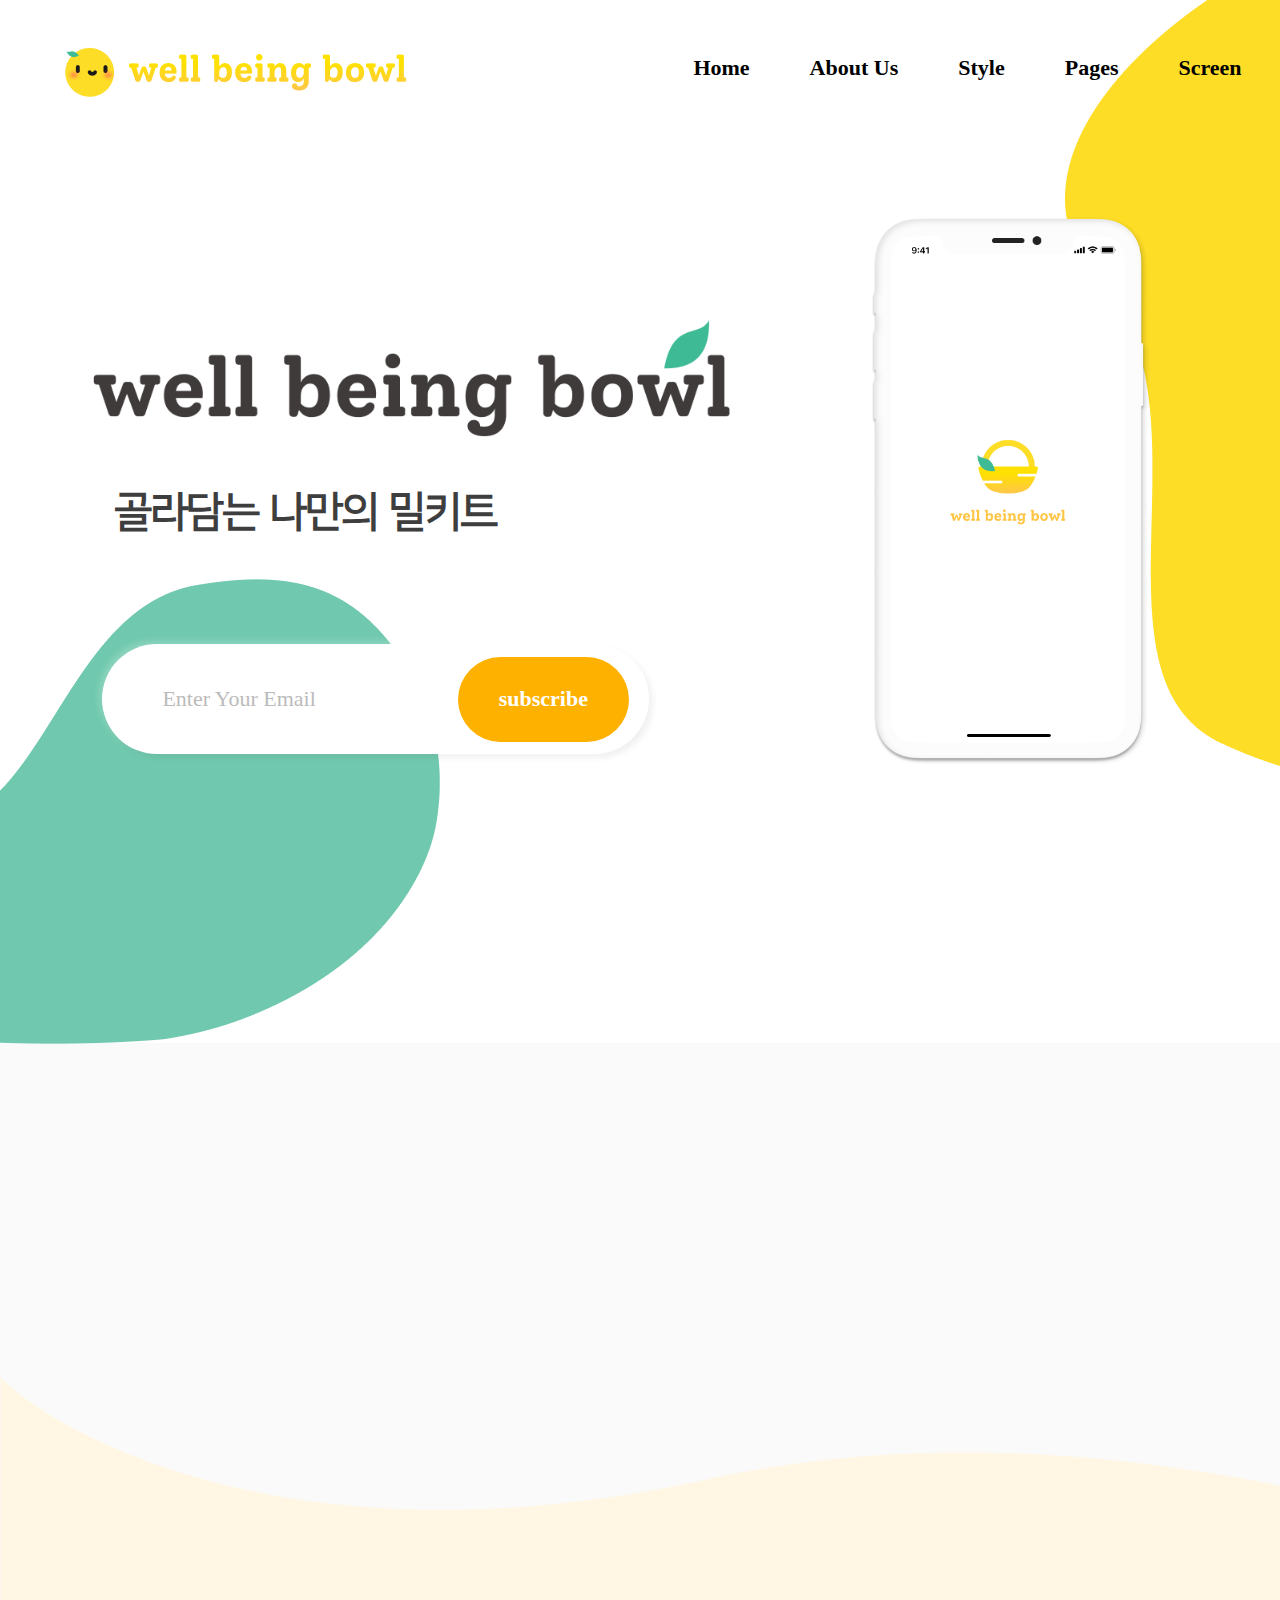
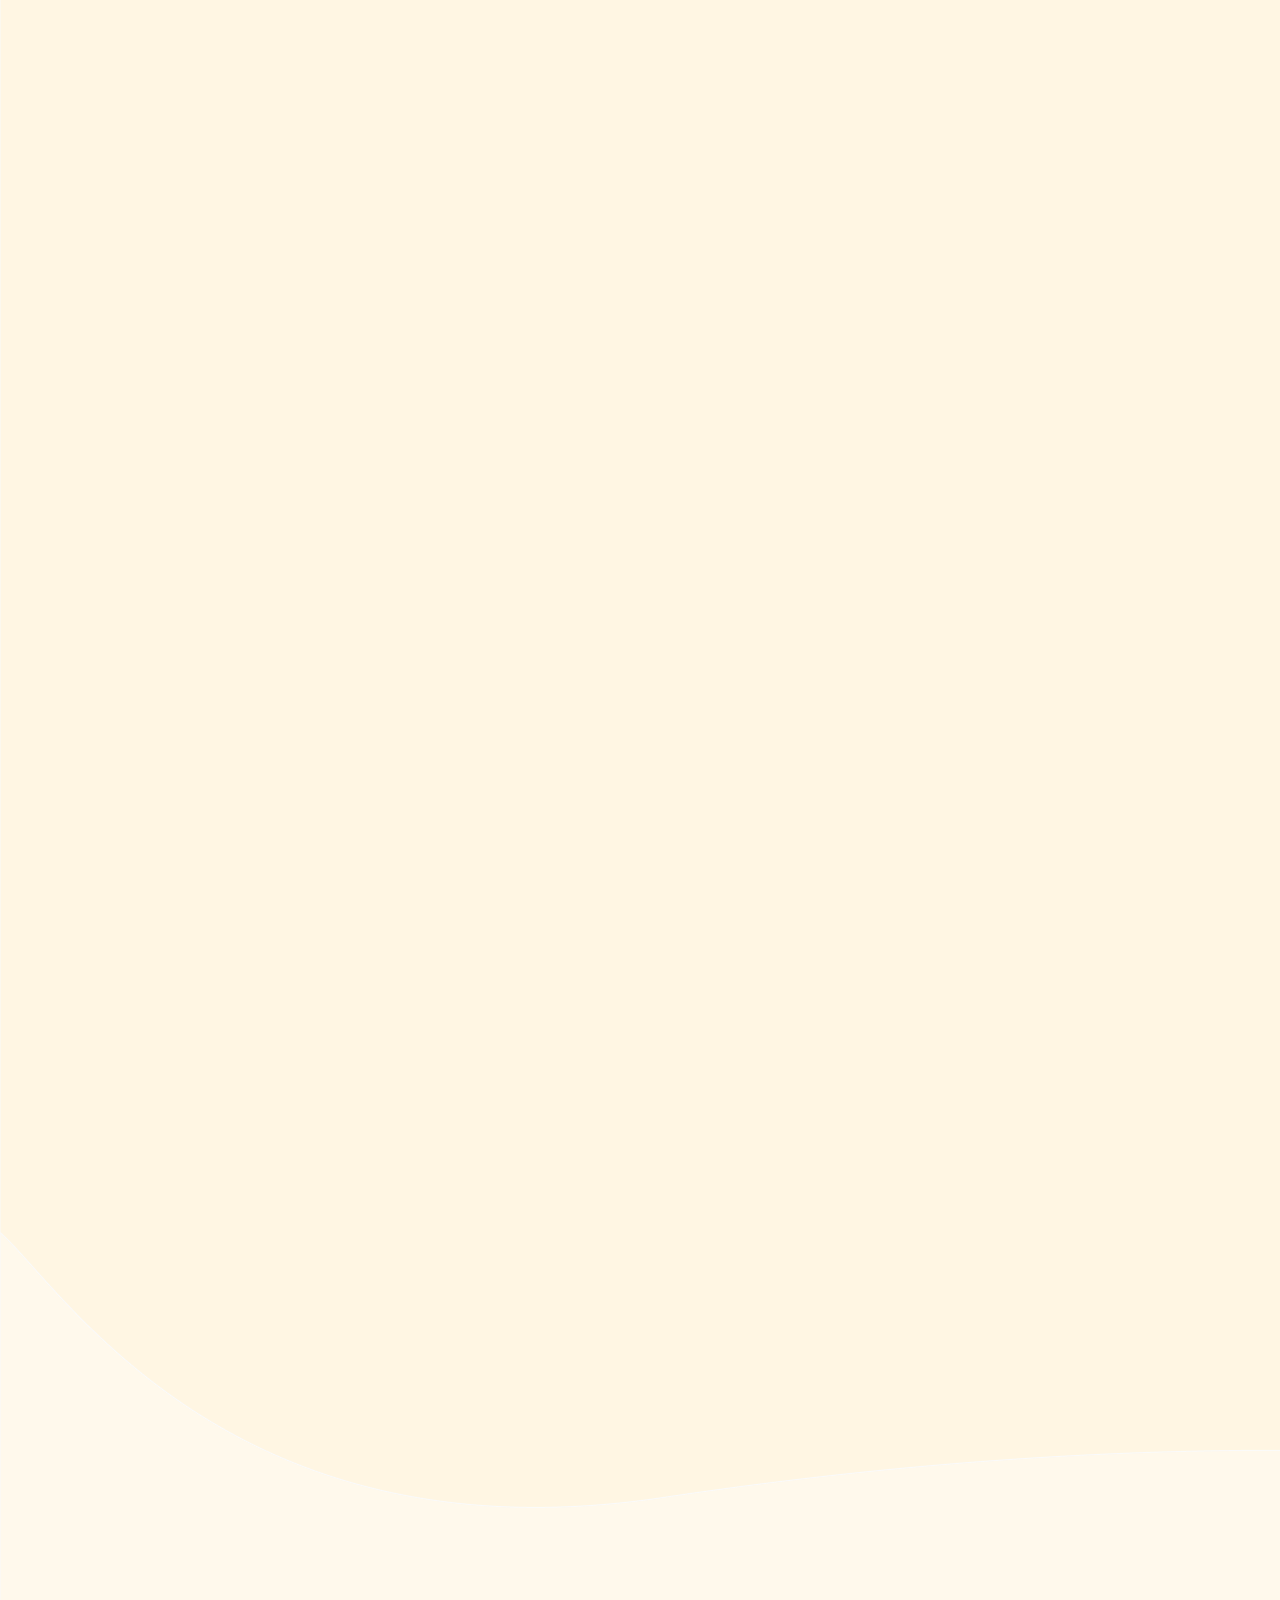
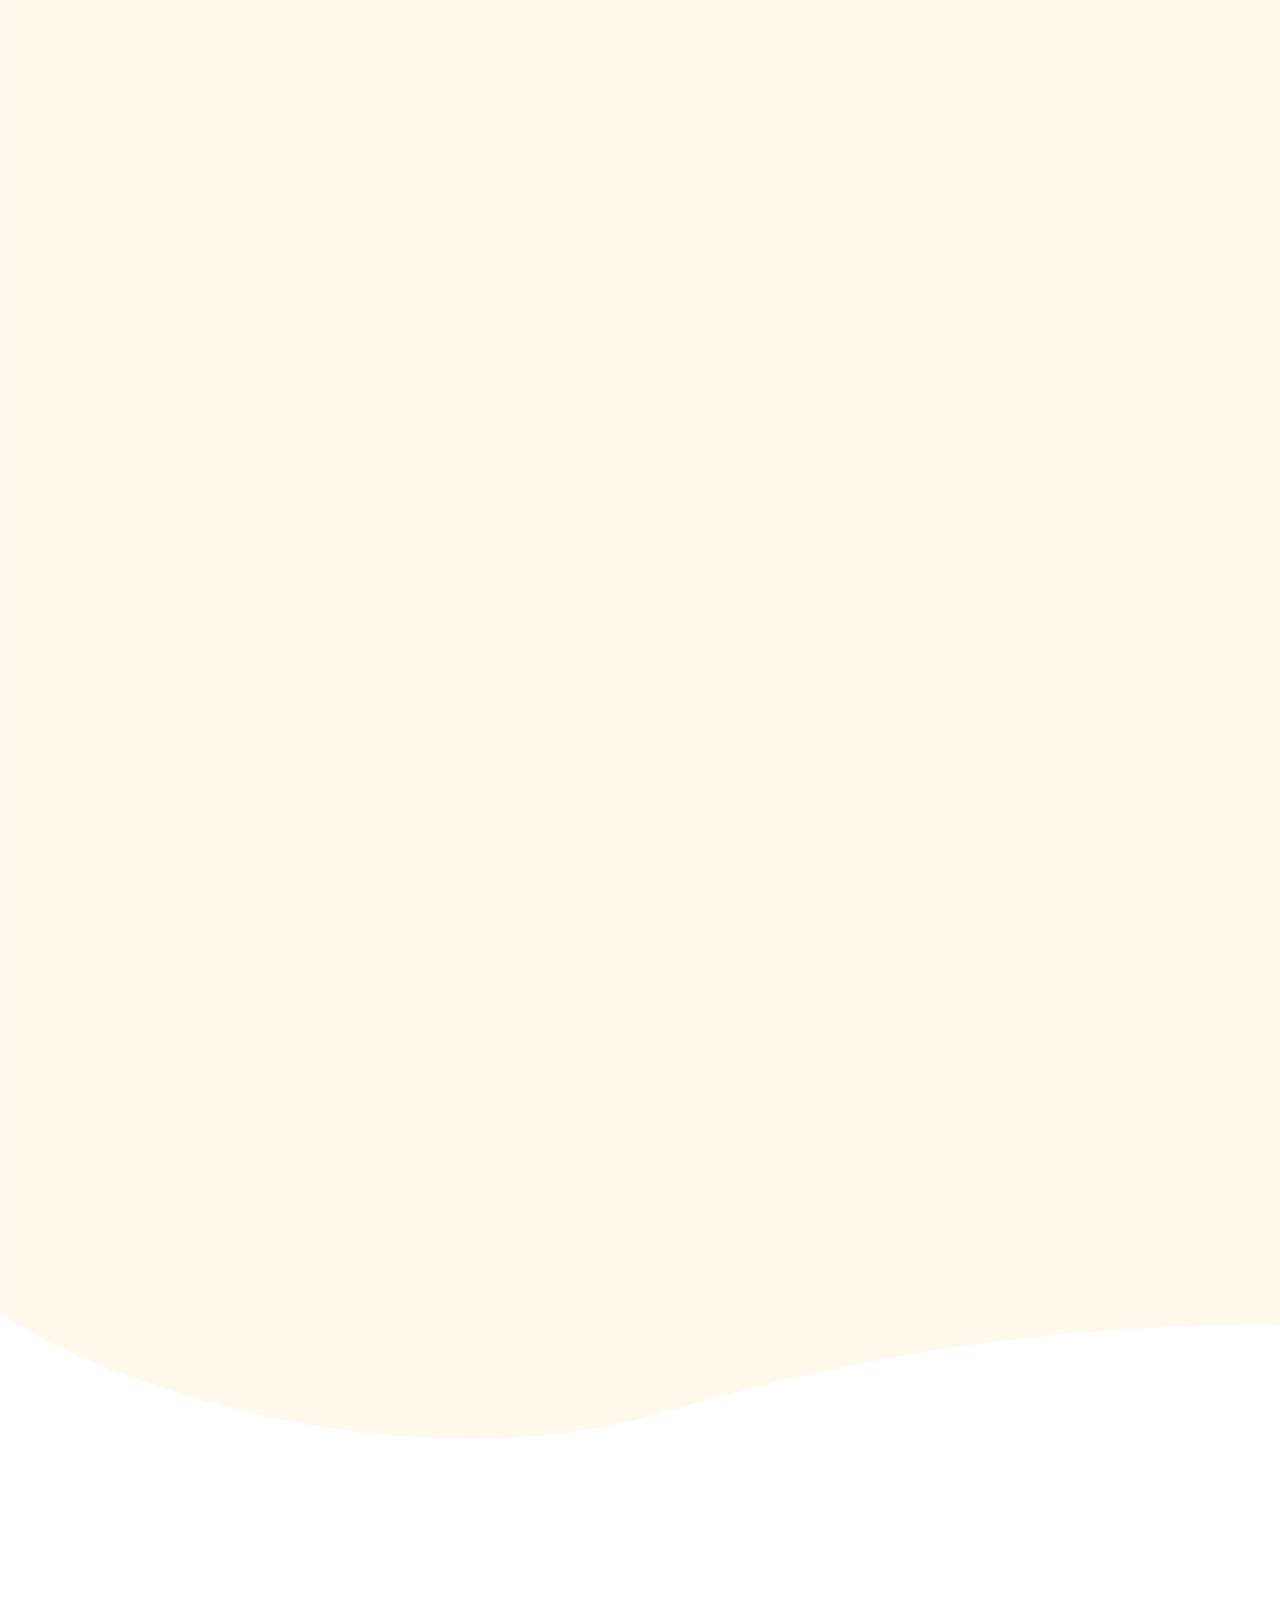
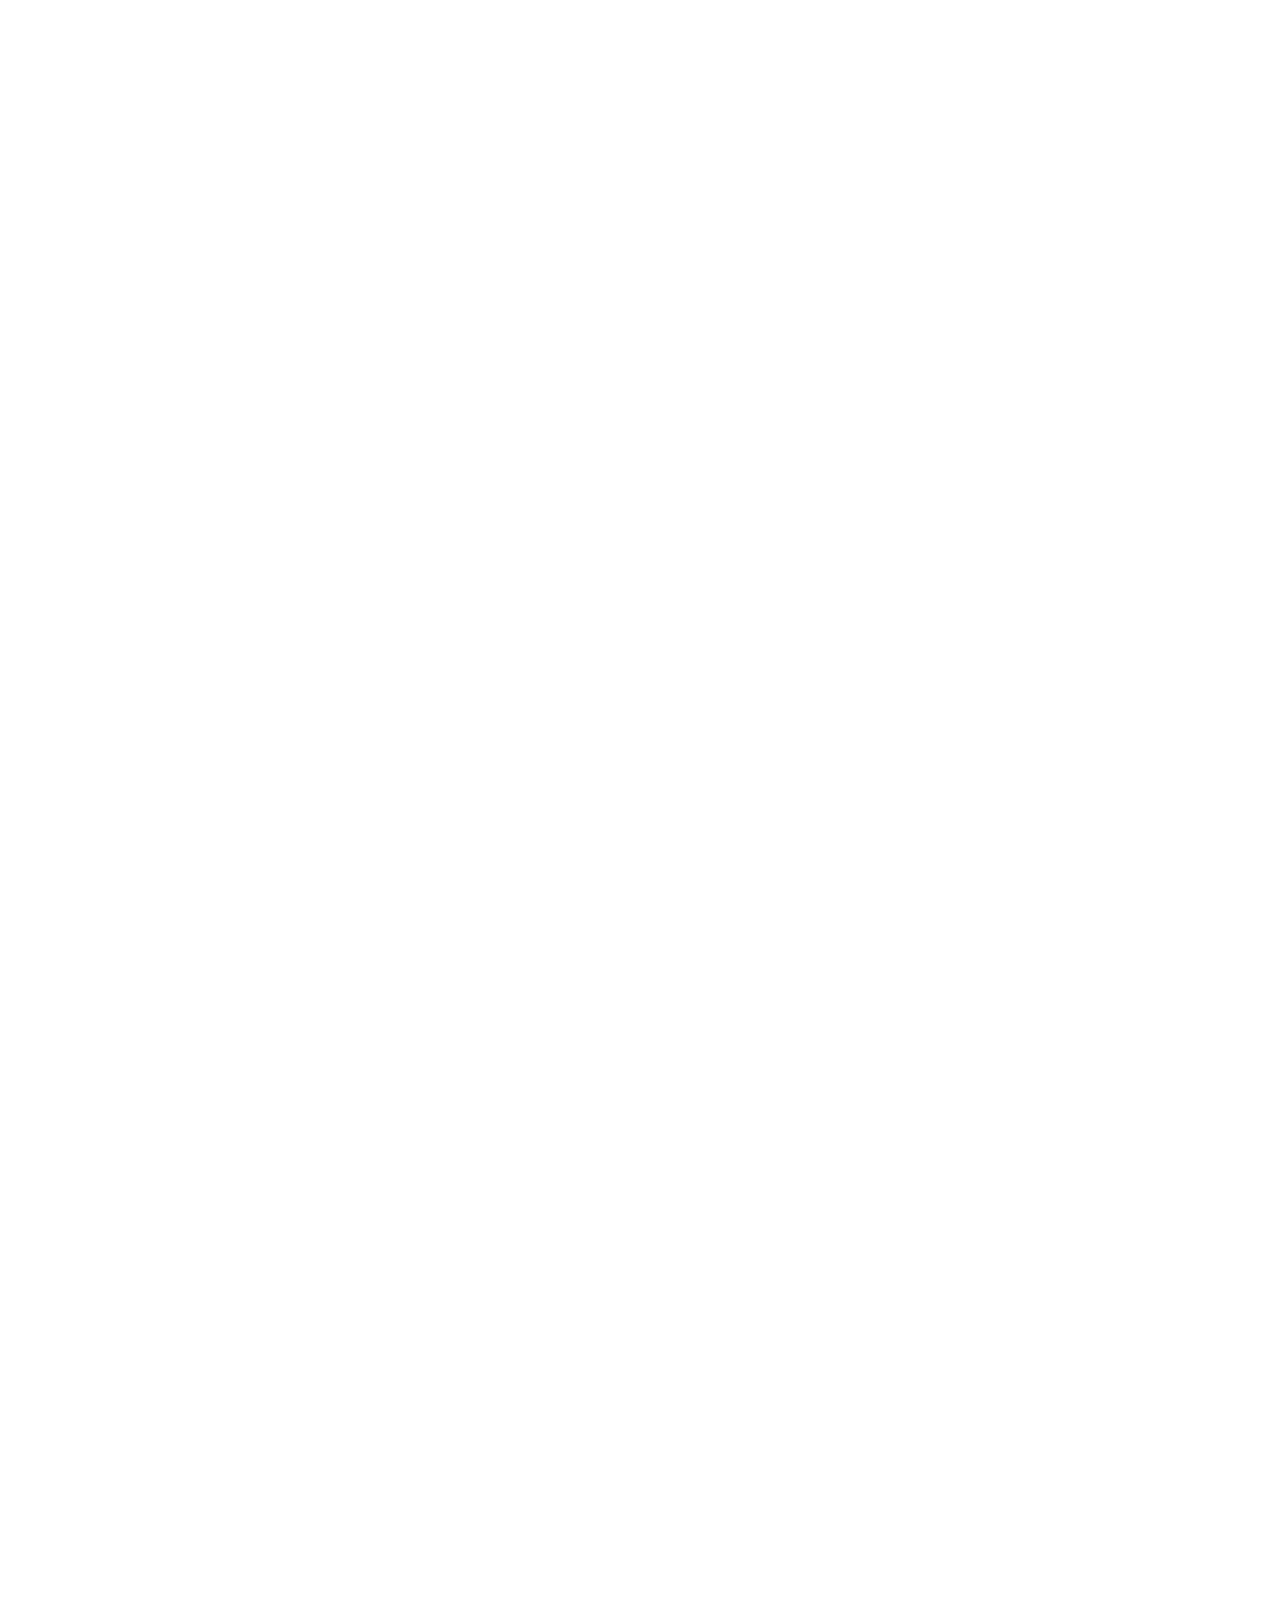
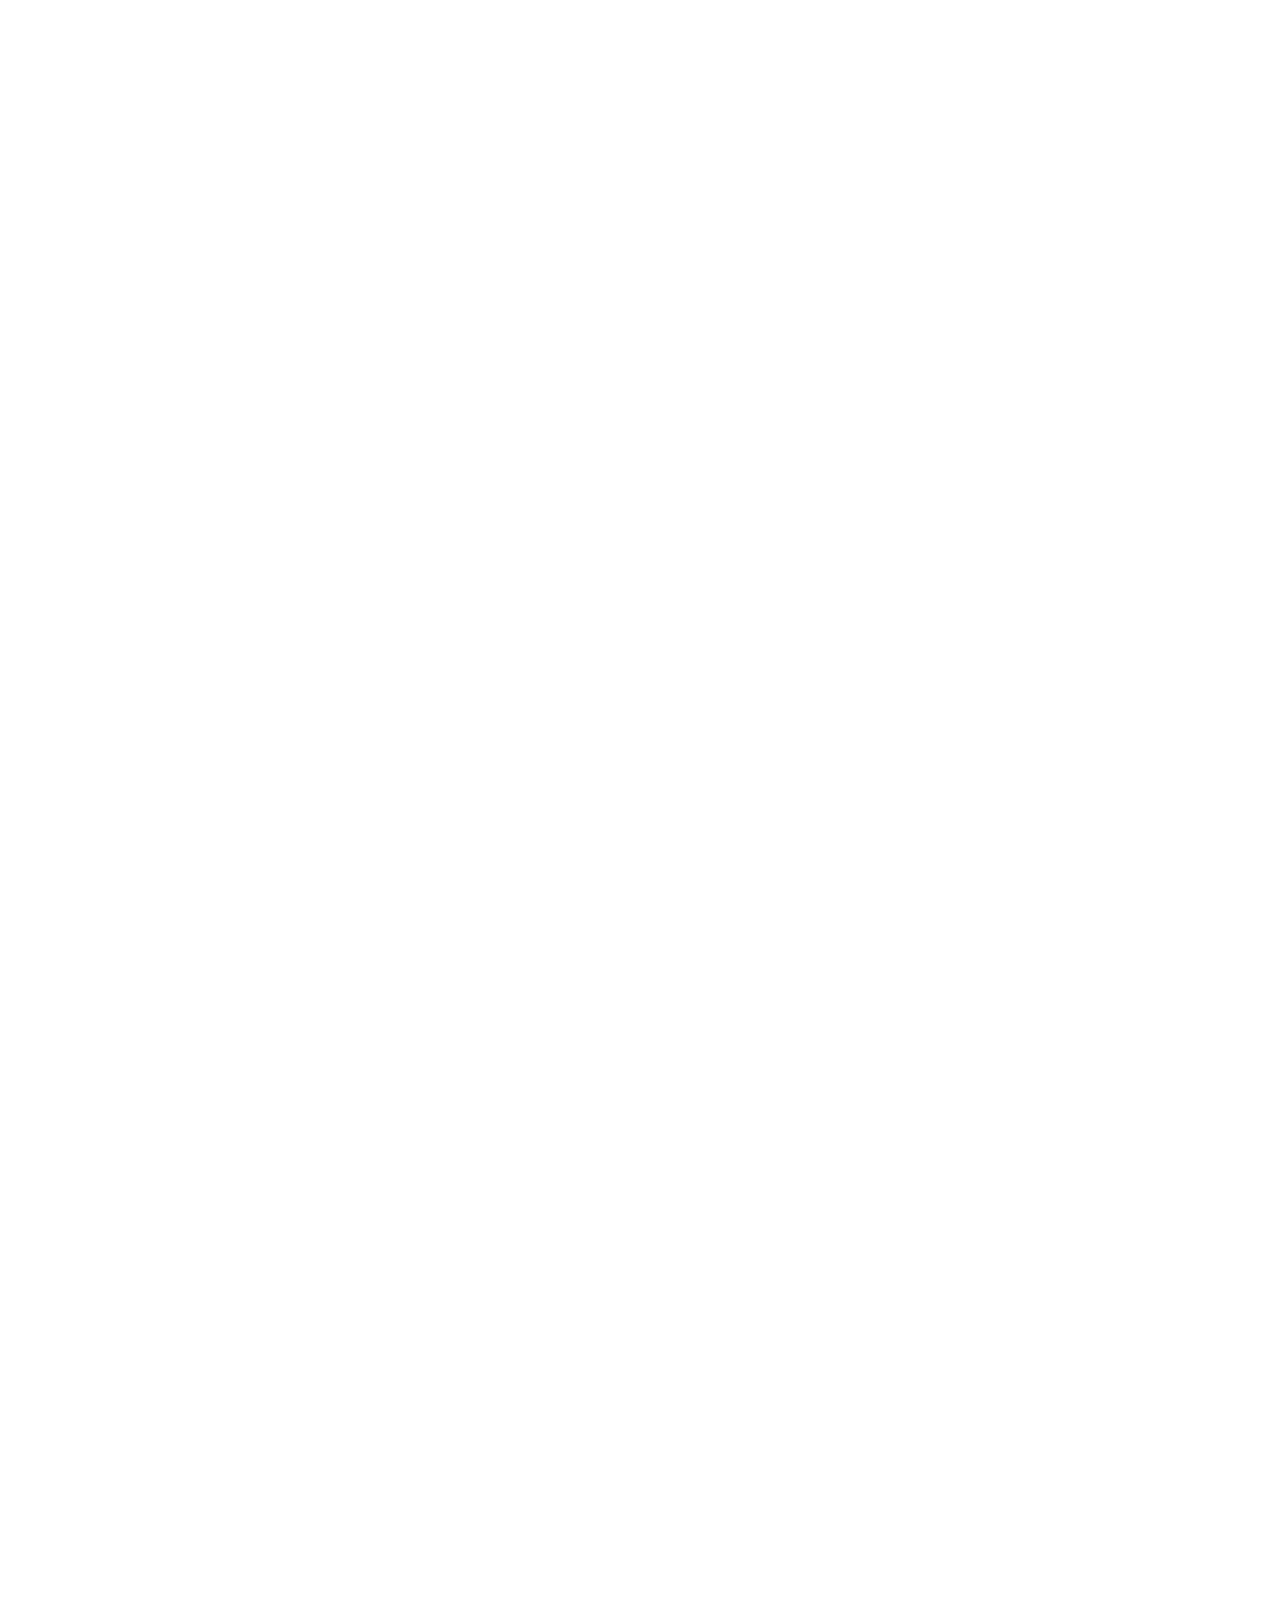
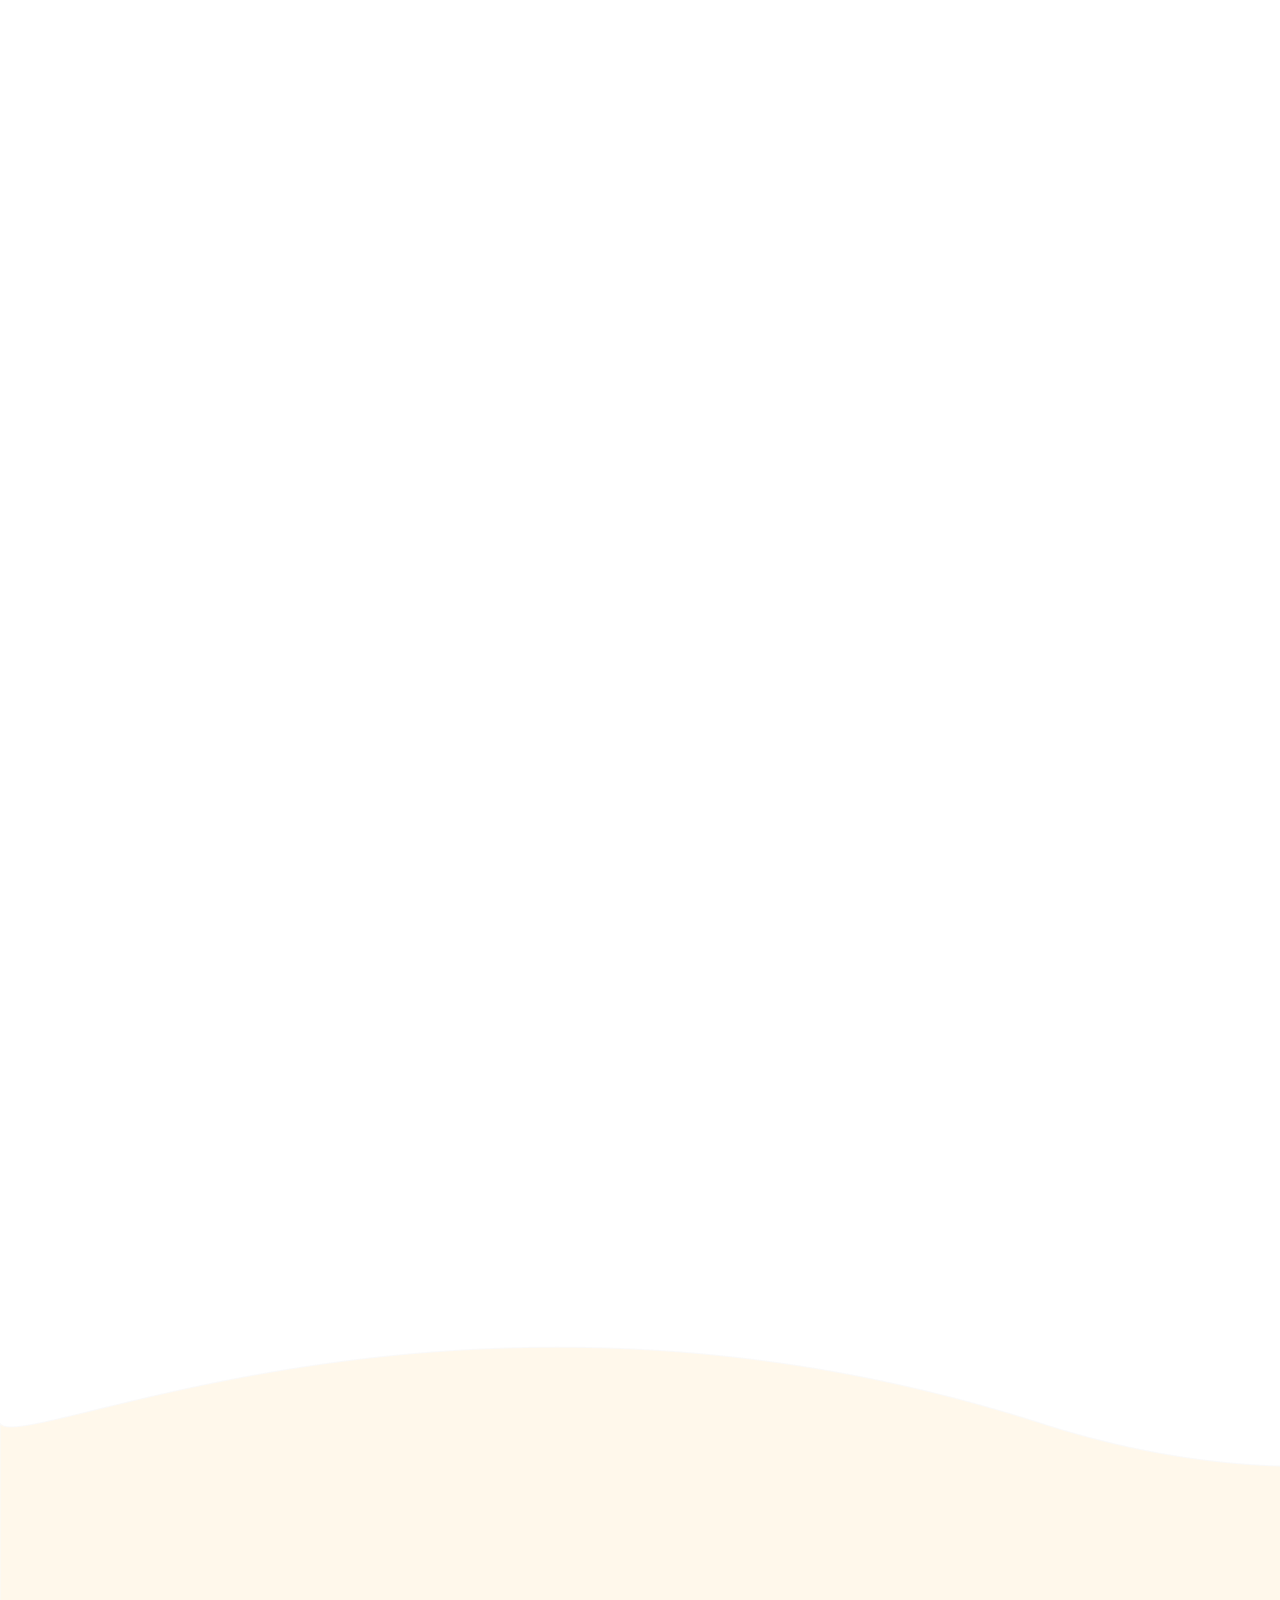
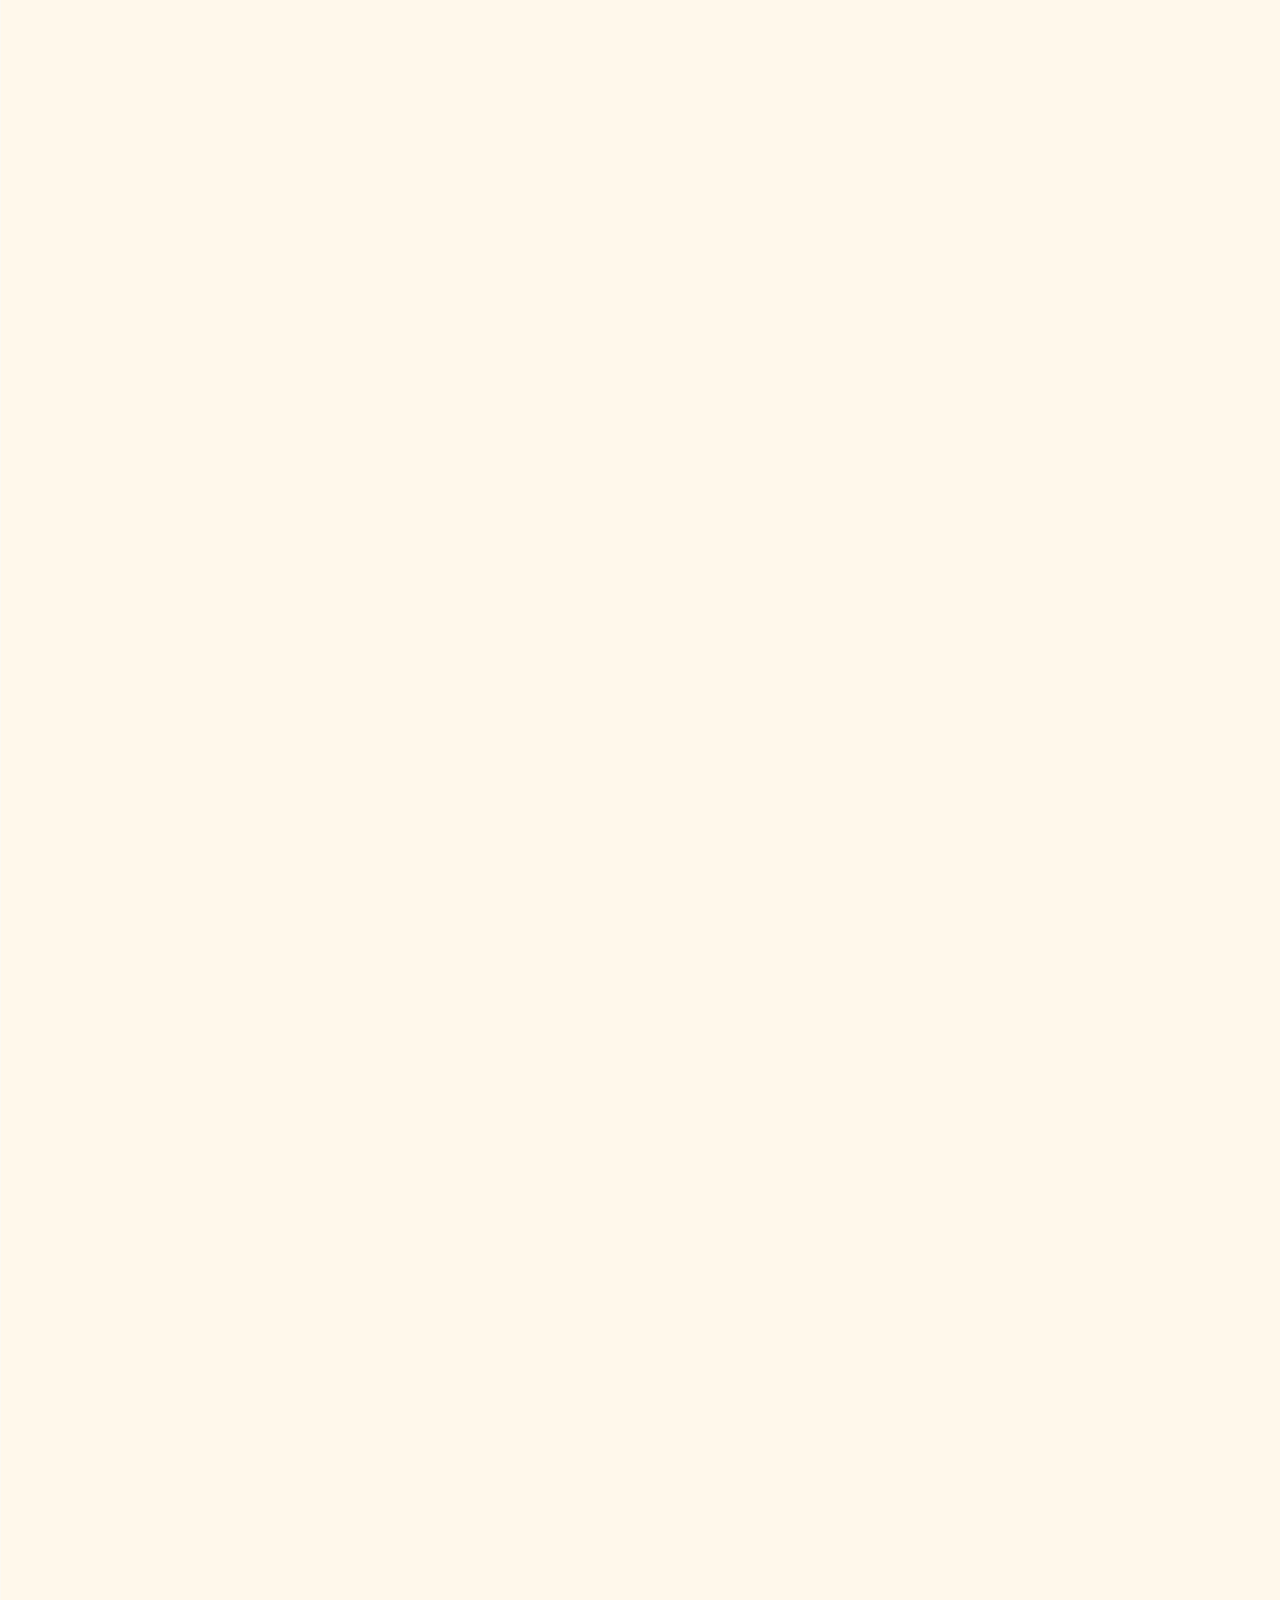
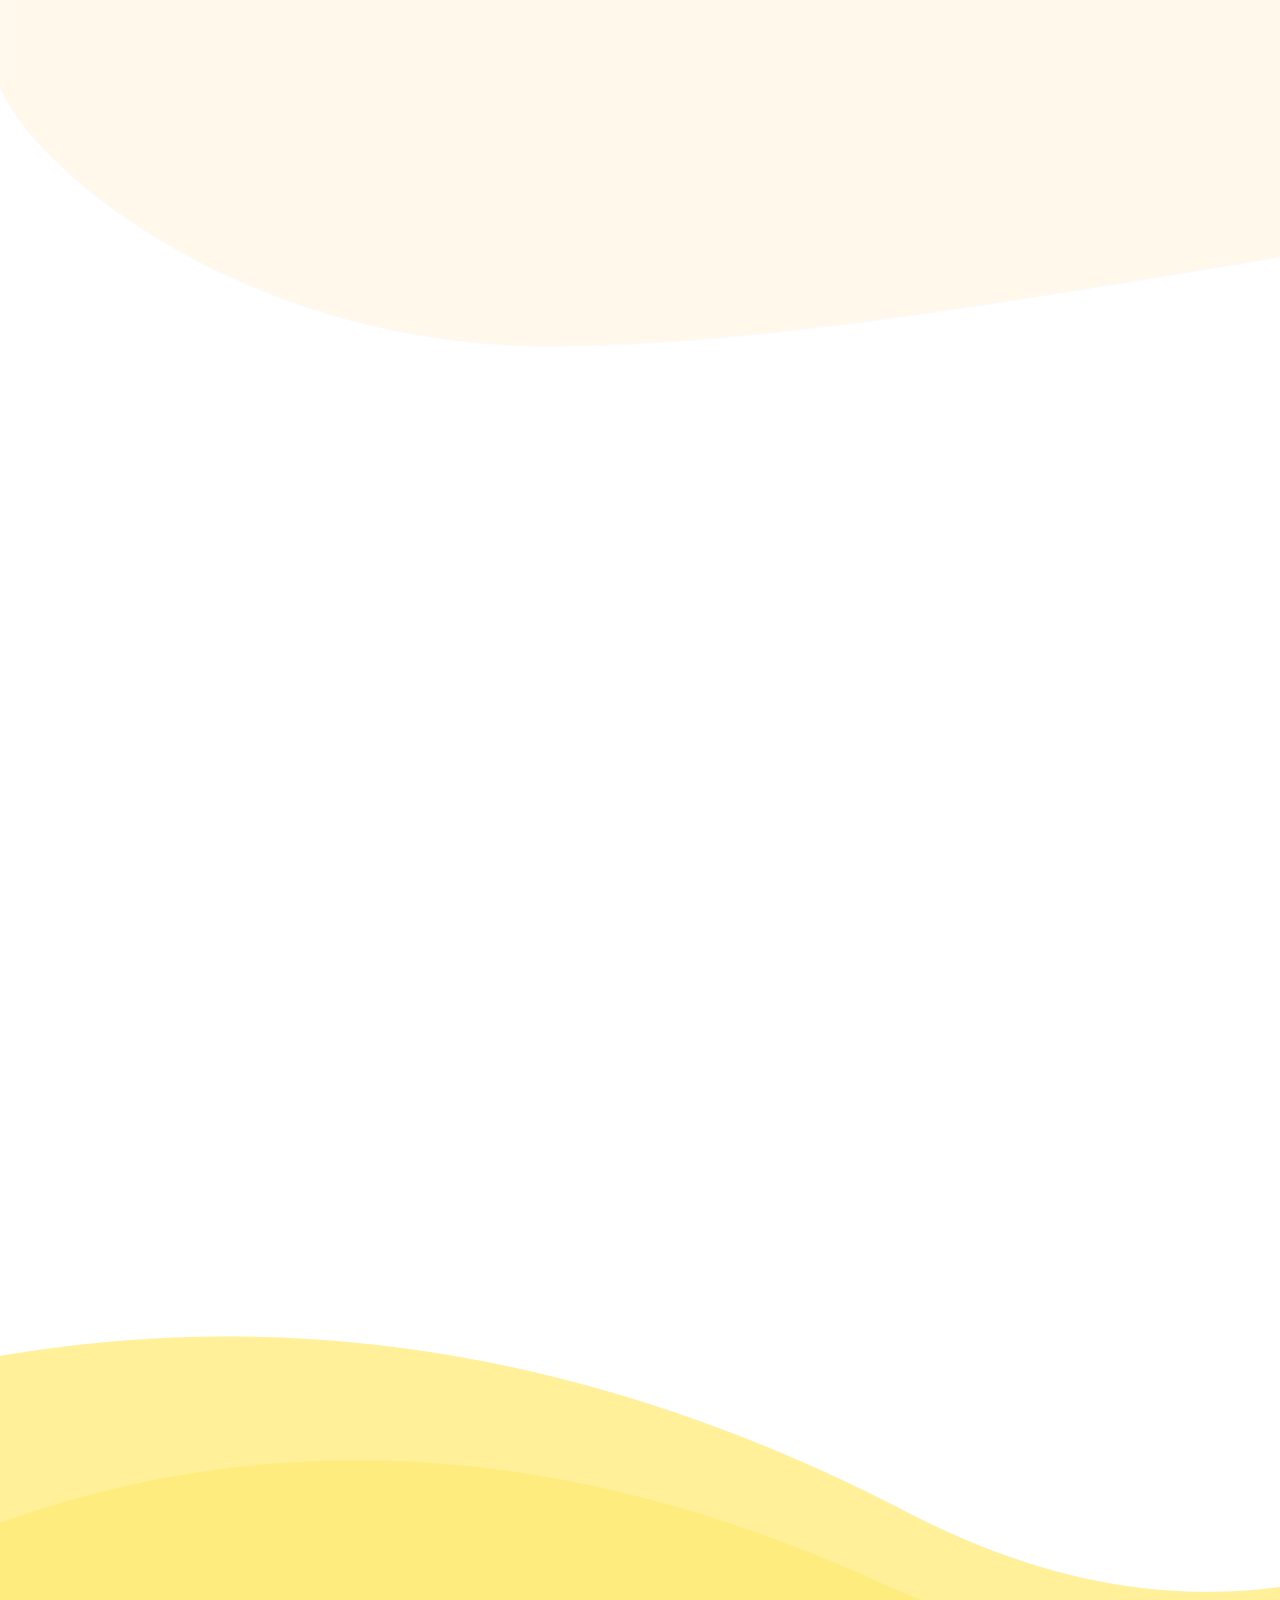
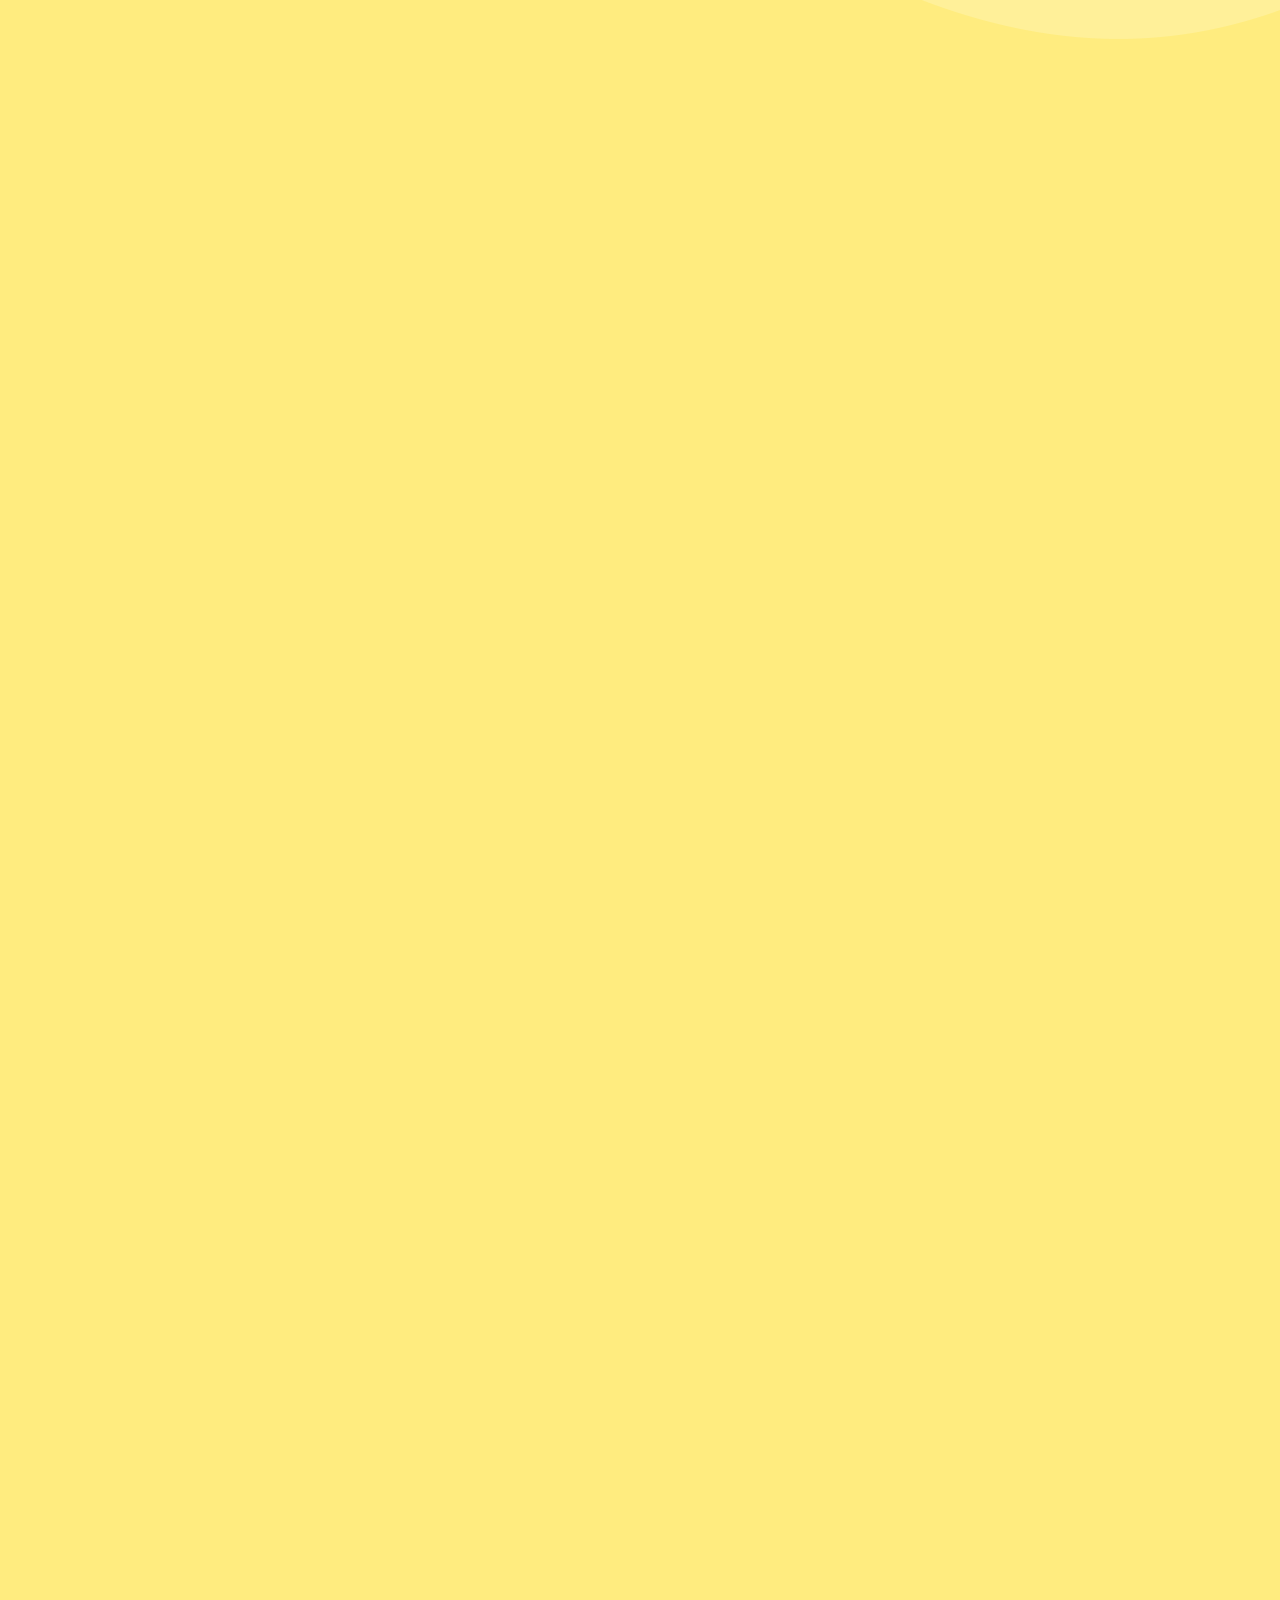
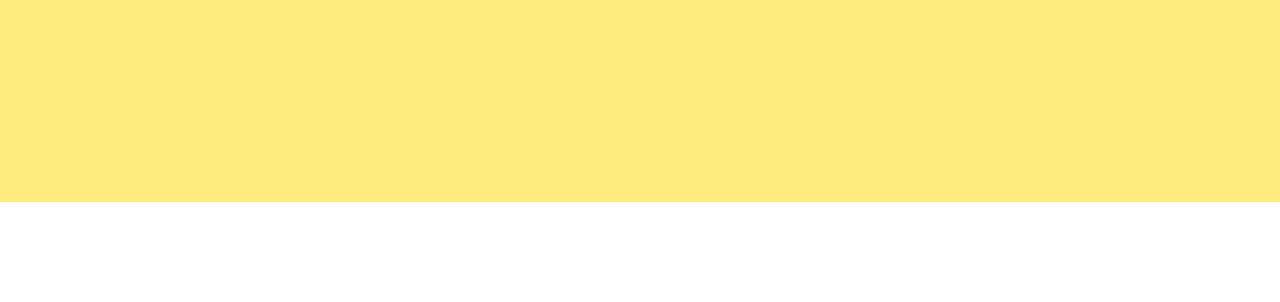
<file: project3/index.html>
<!DOCTYPE html>
<html lang="en">
<head>
    <meta charset="UTF-8">
    <meta http-equiv="X-UA-Compatible" content="IE=edge">
    <meta name="viewport" content="width=device-width, initial-scale=1.0">
    <title>well being bowl</title>
    <link rel="stylesheet" href="css/reset.css">
    <link rel="stylesheet" href="css/main.css">
    <script src="js/jquery-1.12.4.min.js"></script>
    <script src="js/jquery.easing.1.3.js"></script>
    <script src="js/main.js"></script>
</head>

<body>
<div id="wrap">
    <!-- header -->
    <header>
        <!-- logo -->
        <h1 class="logo"> <img src="images/logo.png" alt="웰빙볼 로고" /></h1>
        <!-- gnb -->
        <nav>
            <ul id="gnb" class="gnb">
                <li><a href="#">Home</a></li>
                <li><a href="#">About Us</a></li>
                <li><a href="#">Style</a></li>
                <li><a href="#">Pages</a></li>
                <li><a href="#">Screen</a></li>
            </ul>
        </nav>
    </header>
    <!-- // header -->
    <hr />
    <!-- container -->
    <div id="container">
        <!-- content1 -->
        <div class="content1">
            <section>
                <p><img src="images/logo_black.png" alt="웰빙볼 타이포 로고" /></p>
                <p>골라담는 나만의 밀키트</p>
                <form action="" method="post">
                    <fieldset>
                        <legend class="blind">subscribe</legend>
                        <label class="blind">subscribe</label>
                        <input type="text" placeholder="Enter Your Email" />
                        <button>subscribe</button>
                    </fieldset>
                </form>
                <article>
                    <img src="images/screen/splash_1.png" alt="splash screen" />
                </article>
            </section>
        </div>
        <!-- //content1 -->

        <!-- content2 -->
        <div class="content2">
            <section class="aboutUs">
                <p>바쁜 일상, 식사는 제대로 하시나요?</p>
                <p>건강과 더불어 편리함과 실용성을 추구하는 웰빙볼과 함께<br /> 나만의 레시피를 담고 간편하게 요리하세요!</p>

                <h2>ABOUT US</h2>
                <p>
                    <strong>웰빙볼은 코로나19의 확산으로 인해 급격히 감소한 외식과 가정에서 식사를 즐기는 새로운 식문화 트렌드에 맞추어 집에서 간편하게 즐길 수 있는 밀키트(Meal-kit)를 제공하는 어플리케이션 입니다.</strong>
                    <br /><br /><span>바쁜 생활과 인스턴트 식품에서 벗어나 건강한 라이프 스타일을 추구하며, 이미 정해진 재료가 아닌 내가 직접 고른 재료들로 신선함은 물론, 개인의 취향까지 생각합니다.</span>
                </p>
            </section>
        </div>
        <!-- //content2 -->

        <!-- content3 -->
        <div class="content3">
            <section>
                <article>
                    <div>
                        <img src="images/splash_icon1.png" alt="골라담는 재료" />
                        <p>
                            <strong>골라담는 재료</strong><br />
                            <p>원하는 재료를 골라담고,<br />나만의 밀키트를 만들어 보세요.</p>
                        </p>
                    </div>
                    <div>
                        <img src="images/splash_icon2.png" alt="영양정보 확인" />
                        <p>
                            <strong>영양정보 확인</strong><br />
                            <p>칼로리와 영양정보를 확인하고,<br />건강한 식사를 시작하세요.</p>
                        </p>
                    </div>
                    <div>
                        <img src="images/splash_icon3.png" alt="레시피 커뮤니티" />
                        <p>
                            <strong>레시피 커뮤니티</strong><br />
                            <p>인기 레시피를 확인하고,<br />나의 레시피도 공유해 보세요.</p>
                        </p>
                    </div>
                </article>
                <p>정해진 재료는 이제 그만,<br />취향까지 골라담는 나만의 밀키트를 즐겨보세요!</p>
            </section>
        </div>
        <!-- //content3 -->

        <!-- content4 -->
        <div class="content4">
            <section class="style">
                <h2>STYLE</h2>
                <article class="logo">
                    <h3>Logo</h3>
                    <ul>
                    <li><img src="images/logo_typoLeaf.png" alt="웰빙볼 타이포 로고"></li>
                    <li><img src="images/logo_wellbeingbowl.png" alt="로고"></li>
                    <li><img src="images/logo_mascot.png" alt="마스코트 로고"></li>
                    </ul>
                </article>
                <article class="color">
                <h3>Color</h3>
                    <ul>
                    <li><img src="images/color_y.png" alt="FDDD26 color" /><span>FDDD26</span></li>
                    <li><img src="images/color_o.png" alt="FFB100 color" /><span>FFB100</span></li>
                    <li><img src="images/color_g.png" alt="3EBA95 color" /><span>3EBA95</span></li>
                    </ul>
                </article>
            </section>
        </div>
        <!-- //content4 -->

        <!-- content5 -->
        <div class="content5">
            <section class="style">
                <article class="typo">
                    <h3>Typograph</h3>
                        <ul>
                        <li>한글</li>
                        <li>나눔스퀘어_ac</li>
                        <li>나눔스퀘어_ac</li>
                        </ul>
                        <ul>
                        <li>Enlish</li>
                        <li>Roboto</li>
                        <li>Roboto</li>
                        </ul>
                        <ul>
                        <li>logo</li>
                        <li>Solway</li>
                        </ul>
                </article>
                <article class="icons">
                    <h3>Icons</h3>
                    <div>
                    <span><img src="images/icon_home.png" alt="home" /></span>
                    <span><img src="images/icon_recipe.png" alt="recipe" /></span>
                    <span><img src="images/icon_shopping.png" alt="shopping cart" /></span>
                    <span><img src="images/icon_store.png" alt="store" /></span>
                    <span><img src="images/icon_mypage.png" alt="mypage" /></span>
                    </div>
                </article>
            </section>
        </div>
        <!-- //content5 -->

        <!-- content6 -->
        <div class="content6">
            <section>
                <div class="bg">
                    <img src="images/bg_e4.png" alt="백그라운드 이미지" />
                </div>
                <h2>PAGES</h2>
                <h3><span>01</span>WELCOME</h3>
                <article>
                    <h4>Splash</h4>
                    <img src="images/screen/splash_2.png" alt="spalsh screen" class="screen" />
                </article>
                <article>
                    <h4>Login</h4>
                    <img src="images/screen/login.png" alt="login screen" class="screen"/>
                </article>
                <article>
                    <h4>Welcome</h4>
                    <img src="images/screen/signup_2.png" alt="signup screen" class="screen"/>
                </article>
            </section>
        </div>
        <!-- //content6 -->

        <!-- content7 -->
        <div class="content7">
            <section>
                <h3><span>02</span>MAIN PAGE</h3>
                <article>
                    <h4 class="blind">Main</h4>
                    <img src="images/screen/main.png" alt="main screen" class="screen"/>
                    <ul>
                    <li>
                        <strong>메인 배너</strong><br />
                        현재 이벤트와 새로운 메뉴, 레시피를 알려주는 메인 배너입니다.
                    </li>
                    <li><img src="images/main_content1.png" alt="이벤트 배너. 봄이 왔잖아, 나랑 소풀갈래? 밀키트와 피크닉 바구니 증정. 웰빙볼 밀키트 가지고 피크닉 가자!" /></li>
                    <li><img src="images/main_content2.png" alt="새로운 메뉴 배너. 아보카도 명란 비빔밥. 고소하고 부드러운 한 끼 식사. 아보카도 명란 비빔밥 쉽게 만들기" /></li>
                    <li><img src="images/main_content3.png" alt="레시피 배너. 4월의 레시피, 뇨끼 만들기. Creamy tomato spinach gnocchi. 뇨끼, 아직도 안먹어 봤다면 지금이 도전할 때!" /></li> 
                    </ul>
                    <p>드로워</p>
                    <svg class="arrowline1" width="73" height="10" viewBox="0 0 73 10" fill="none" xmlns="http://www.w3.org/2000/svg">
                        <path class="dot" d="M3 4C3.55228 4 4 4.44772 4 5C4 5.55228 3.55228 6 3 6C2.44772 6 2 5.55228 2 5C2 4.44772 2.44772 4 3 4Z" fill="#FF4B61" stroke="#FF4B61" stroke-width="4" stroke-linecap="round" stroke-linejoin="round"/>
                        <path class="line" d="M4 4.99998L71 4.99998" stroke="#FF4B61" stroke-width="2" stroke-linecap="round" stroke-linejoin="round"/>
                        <path class="arrow" d="M68 1L71.5 5L68 9" stroke="#FF4B61" stroke-width="2" stroke-linecap="round" stroke-linejoin="round"/>
                    </svg> 
                    <p>검색</p>
                    <svg class="arrowline2" width="73" height="10" viewBox="0 0 73 10" fill="none" xmlns="http://www.w3.org/2000/svg">
                        <path class="dot" d="M3 4C3.55228 4 4 4.44772 4 5C4 5.55228 3.55228 6 3 6C2.44772 6 2 5.55228 2 5C2 4.44772 2.44772 4 3 4Z" fill="#FF4B61" stroke="#FF4B61" stroke-width="4" stroke-linecap="round" stroke-linejoin="round"/>
                        <path class="line" d="M4 4.99998L71 4.99998" stroke="#FF4B61" stroke-width="2" stroke-linecap="round" stroke-linejoin="round"/>
                        <path class="arrow" d="M68 1L71.5 5L68 9" stroke="#FF4B61" stroke-width="2" stroke-linecap="round" stroke-linejoin="round"/>
                    </svg>                           
                    <p>추천메뉴</p>
                    <svg class="arrowline3" width="73" height="10" viewBox="0 0 73 10" fill="none" xmlns="http://www.w3.org/2000/svg">
                        <path class="dot" d="M3 4C3.55228 4 4 4.44772 4 5C4 5.55228 3.55228 6 3 6C2.44772 6 2 5.55228 2 5C2 4.44772 2.44772 4 3 4Z" fill="#FF4B61" stroke="#FF4B61" stroke-width="4" stroke-linecap="round" stroke-linejoin="round"/>
                        <path class="line" d="M4 4.99998L71 4.99998" stroke="#FF4B61" stroke-width="2" stroke-linecap="round" stroke-linejoin="round"/>
                        <path class="arrow" d="M68 1L71.5 5L68 9" stroke="#FF4B61" stroke-width="2" stroke-linecap="round" stroke-linejoin="round"/>
                    </svg> 
                </article>
            </section>
        </div>
        <!-- //content7 -->
       
        <!-- content8 -->
        <div class="content8">
            <section>
                <div class="bg">
                    <img src="images/bg_e5.png" alt="백그라운드 이미지" />
                </div>
                <div class="bg2">
                    <img src="images/bg_e6.png" alt="백그라운드 이미지" />
                </div>
                <h3><span>03</span>DETAIL PAGES</h3>
                <article>
                    <h4>Drawer</h4>
                    <img src="images/screen/drawer.png" alt="drawer screen" class="screen" />
                </article>
                <article>
                    <p>관심메뉴 설정</p>
                    <img src="images/menu_icon.png" alt="관심메뉴 설정" />
                    <p>나의 관심메뉴를 설정하시면<br /> 상품을 빠르게 확인하실 수 있습니다.</p>
                </article>
                <p>Wish List</p>
                <svg class="arrowline4" width="125" height="10" viewBox="0 0 125 10" fill="none" xmlns="http://www.w3.org/2000/svg">
                    <path class="dot" d="M3 3.99951C3.55228 3.99951 4 4.44723 4 4.99951C4 5.5518 3.55228 5.99951 3 5.99951C2.44772 5.99951 2 5.5518 2 4.99951C2 4.44723 2.44772 3.99951 3 3.99951Z" fill="#FF4B61" stroke="#FF4B61" stroke-width="4" stroke-linecap="round" stroke-linejoin="round"/>
                    <path class="line" d="M1 4.99949L123 5.0001" stroke="#FF4B61" stroke-width="2" stroke-linecap="round" stroke-linejoin="round"/>
                    <path class="arrow" d="M120 1L123.5 5L120 9" stroke="#FF4B61" stroke-width="2" stroke-linecap="round" stroke-linejoin="round"/>
                </svg>
                    
                <p>좋아하는 레시피 저장</p>
                <svg class="arrowline5" width="68" height="59" viewBox="0 0 68 59" fill="none" xmlns="http://www.w3.org/2000/svg">
                    <path class="dot" d="M65 2C64.4477 2 64 2.44772 64 3C64 3.55228 64.4477 4 65 4C65.5523 4 66 3.55228 66 3C66 2.44772 65.5523 2 65 2Z" fill="#FF4B61" stroke="#FF4B61" stroke-width="4" stroke-linecap="round" stroke-linejoin="round"/>
                    <path class="line" d="M65.5 3.00867L42.1 3.00818C42.1 3.00818 38.751 2.8186 37.7 4.26451C36.7868 5.52089 36.7868 8.03354 36.7868 8.03354V48.2167C36.7868 48.2167 36.795 50.5285 35.5 51.9857C34.2241 53.4216 32.2 53.5335 32.2 53.5335L3 53.534" stroke="#FF4B61" stroke-width="2" stroke-linecap="round" stroke-linejoin="round"/>
                    <path class="arrow" d="M4.5 49.5342L1 53.5342L4.5 57.5342" stroke="#FF4B61" stroke-width="2" stroke-linecap="round" stroke-linejoin="round"/>
                </svg>        
            </section>
        </div>
        <!-- //content8 -->

         <!-- content9 -->
         <div class="content9">
            <section>
                <div class="bg">
                    <img src="images/bg_e7.png" alt="백그라운드 이미지" />
                </div>
                <article>
                    <img src="images/screen/guide.png" alt="guide screen" class="screen" />
                </article>
                <article>
                    <img src="images/screen/recipe.png" alt="recipe screen" class="screen" />
                </article>
                <article>
                    <h4>Guide & Recipe</h4>
                    <p>웰빙볼 에디터의 가이드로 정보를 얻고, 다른 멤버들의 레시피도 확인할 수 있습니다.
                    좋아하는 레시피는 저장하고, 내 레시피도 공유해 보세요.</p>
                </article>
            </section>
        </div>
        <!-- //content9 -->

         <!-- content10 -->
         <div class="content10">
            <section>
                <div class="bg">
                    <img src="images/bg_e8.png" alt="백그라운드 이미지" />
                </div>
                <article>
                    <h4>Search</h4>
                    <img src="images/screen/search.png" alt="search screen" class="screen" />
                    <p>원하는 메뉴를 검색해서 찾을 수 있습니다. 무언가 주문하고 싶은데, 뭘 먹어야 할지 모르겠다면 상품추천을 이용해 보세요!</p>
                </article>
                <article>
                    <h4>Shopping</h4>
                    <img src="images/screen/detail.png" alt="shopping detail screen" class="screen" />
                    <p>원하는 재료를 직접 골라담고,<br />영양정보를 확인할 수 있습니다.<br />나에게 맞는 식단을 구성하고,<br />건강한 식사를 시작하세요</p>
                </article>
            </section>
        </div>
        <!-- //content10 -->

         <!-- content11 -->
         <div class="content11">
            <section>
                <article>
                    <img src="images/screen/detail_2.png" alt="밀키트 재료 골라담기 screen" class="screen" />
                    <p>
                        <strong>기본 레시피로 주문</strong><br />
                        재료를 고를 시간이 없거나 귀찮은 날,<br />웰빙볼 기본 레시피로 주문할 수 있습니다.<br />가장 베이직한 오리지널의 맛도 느껴보세요. 
                    </p>
                    <p>
                        <strong>내 레시피 보기</strong><br />
                        이전에 저장한 나의 레시피로</br />빠른 주문을 할 수 있습니다.<br />마음에 드는 레시피를 저장해 보세요!
                    </p>
                    <svg class="arrowline6" width="175" height="10" viewBox="0 0 175 10" fill="none" xmlns="http://www.w3.org/2000/svg">
                        <path class="dot" d="M171.5 6.00195C170.948 6.00195 170.5 5.55424 170.5 5.00195C170.5 4.44967 170.948 4.00195 171.5 4.00195C172.052 4.00195 172.5 4.44967 172.5 5.00195C172.5 5.55424 172.052 6.00195 171.5 6.00195Z" fill="#FF4B61" stroke="#FF4B61" stroke-width="4" stroke-linecap="round" stroke-linejoin="round"/>
                        <path class="line" d="M170.5 5.00237L2 5.00012" stroke="#FF4B61" stroke-width="2" stroke-linecap="round" stroke-linejoin="round"/>
                        <path class="arrow" d="M4.5 1L1 5L4.5 9" stroke="#FF4B61" stroke-width="2" stroke-linecap="round" stroke-linejoin="round"/>
                    </svg>
                </article>
                <article>
                    <img src="images/screen/detail_3.png" alt="밀키트 영양성분 확인 screen" class="screen" />
                    <p>재료의 영양정보를 확인해 보세요.<br />나만의 밀키트를 만드는데 도움을 줄 거에요.</p>
                    <svg class="arrowline7" width="175" height="10" viewBox="0 0 175 10" fill="none" xmlns="http://www.w3.org/2000/svg">
                        <path class="dot" d="M171.5 6.00195C170.948 6.00195 170.5 5.55424 170.5 5.00195C170.5 4.44967 170.948 4.00195 171.5 4.00195C172.052 4.00195 172.5 4.44967 172.5 5.00195C172.5 5.55424 172.052 6.00195 171.5 6.00195Z" fill="#FF4B61" stroke="#FF4B61" stroke-width="4" stroke-linecap="round" stroke-linejoin="round"/>
                        <path class="line" d="M170.5 5.00237L2 5.00012" stroke="#FF4B61" stroke-width="2" stroke-linecap="round" stroke-linejoin="round"/>
                        <path class="arrow" d="M4.5 1L1 5L4.5 9" stroke="#FF4B61" stroke-width="2" stroke-linecap="round" stroke-linejoin="round"/>
                    </svg>
                </article>
            </section>
        </div>
        <!-- //content11 -->

        <!-- content12 -->
        <div class="content12">
            <section>
                <article>
                    <h4>Map</h4>
                    <img src="images/screen/map.png" alt="map screen" class="screen" />
                    <p>나와 가장 가까운 웰빙볼 오프라인 푸드마켓을 검색해보고, 신선한 재료와 밀키트를 직접 구매해 보세요.</p>
                </article>
                <article>
                    <h4>Mypage</h4>
                    <img src="images/screen/mypage.png" alt="mypage screen" class="screen" />
                    <p>주문과 배송 내역, 내가 쓴 리뷰와<br />레시피, 포인트와 쿠폰 등을<br />조회할 수 있습니다.</p>
                </article>
                <article>
                    <h4>Chatting</h4>
                    <img src="images/screen/chatting.png" alt="chatting screen" class="screen" />
                    <p>챗봇과 24시간 상담할 수 있습니다.<br />문의사항이 있으시다면</br />언제든 찾아주세요.</p>
                </article>
            </section>
        </div>
        <!-- //content12 -->

         <!-- content13 -->
         <div class="content13">
            <section>
                <div class="bg">
                    <img src="images/bg_last_front.png" alt="백그라운드 이미지"/>
                </div>
                <div class="bg2">
                    <img src="images/bg_last_back.png" alt="백그라운드 이미지" />
                </div>
                <p>THANK YOU FOR WATCHING!</p>
                <article>
                    <img src="images/screenpages.png" alt="screen pages" />
                </article>
            </section>
        </div>
        <!-- //content13 -->
    </div>
    <!-- //container -->
    <hr />
    
    <!-- footer -->
    <footer>
    <ul>
    <li>
        <img src="images/appstore.png" alt="앱스토어" />
        <img src="images/Gooleplay.png" alt="구글플레이" />
    </li>
    </ul>
    <p>COPYRIGHT &copy; 2021 WELL-BEING BOWL ALL RIGHTS RESERVED</p>
    </footer>
    <!-- //footer -->

</div>
</body>
</html>
</file>
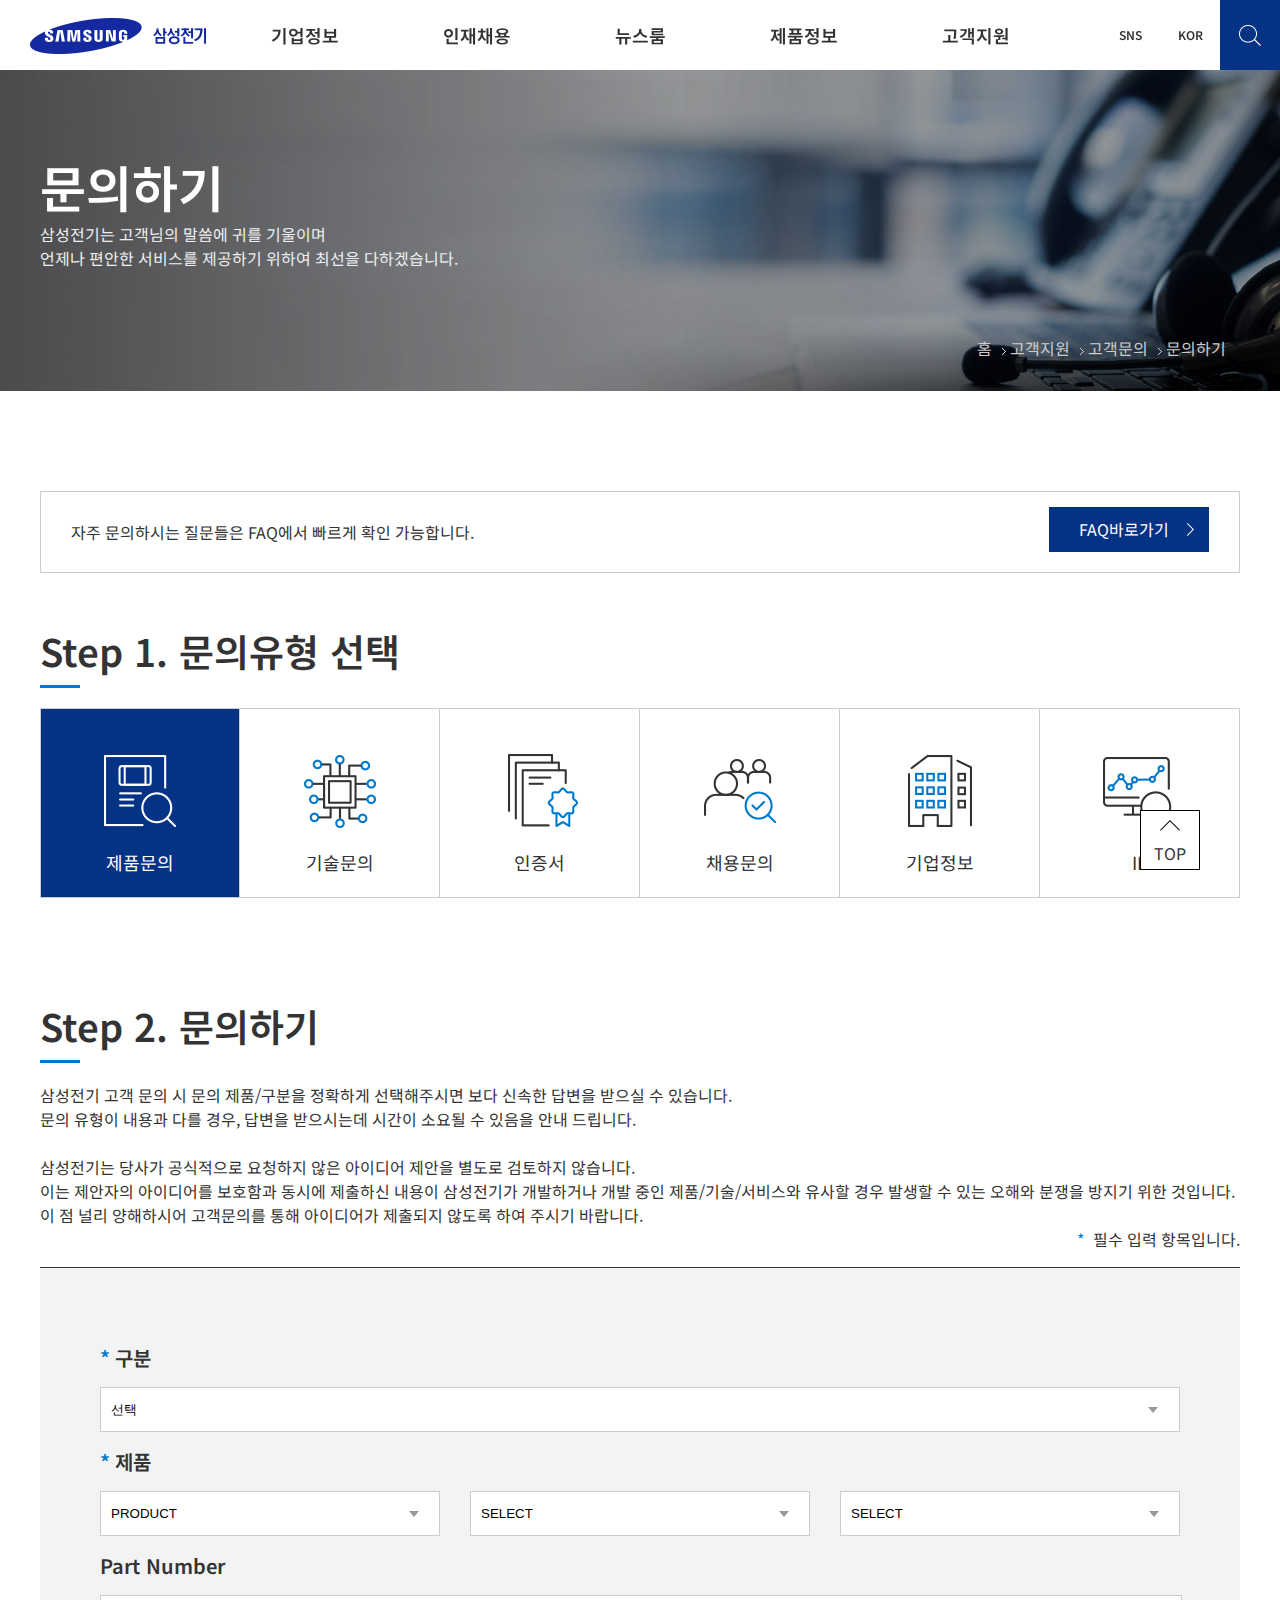
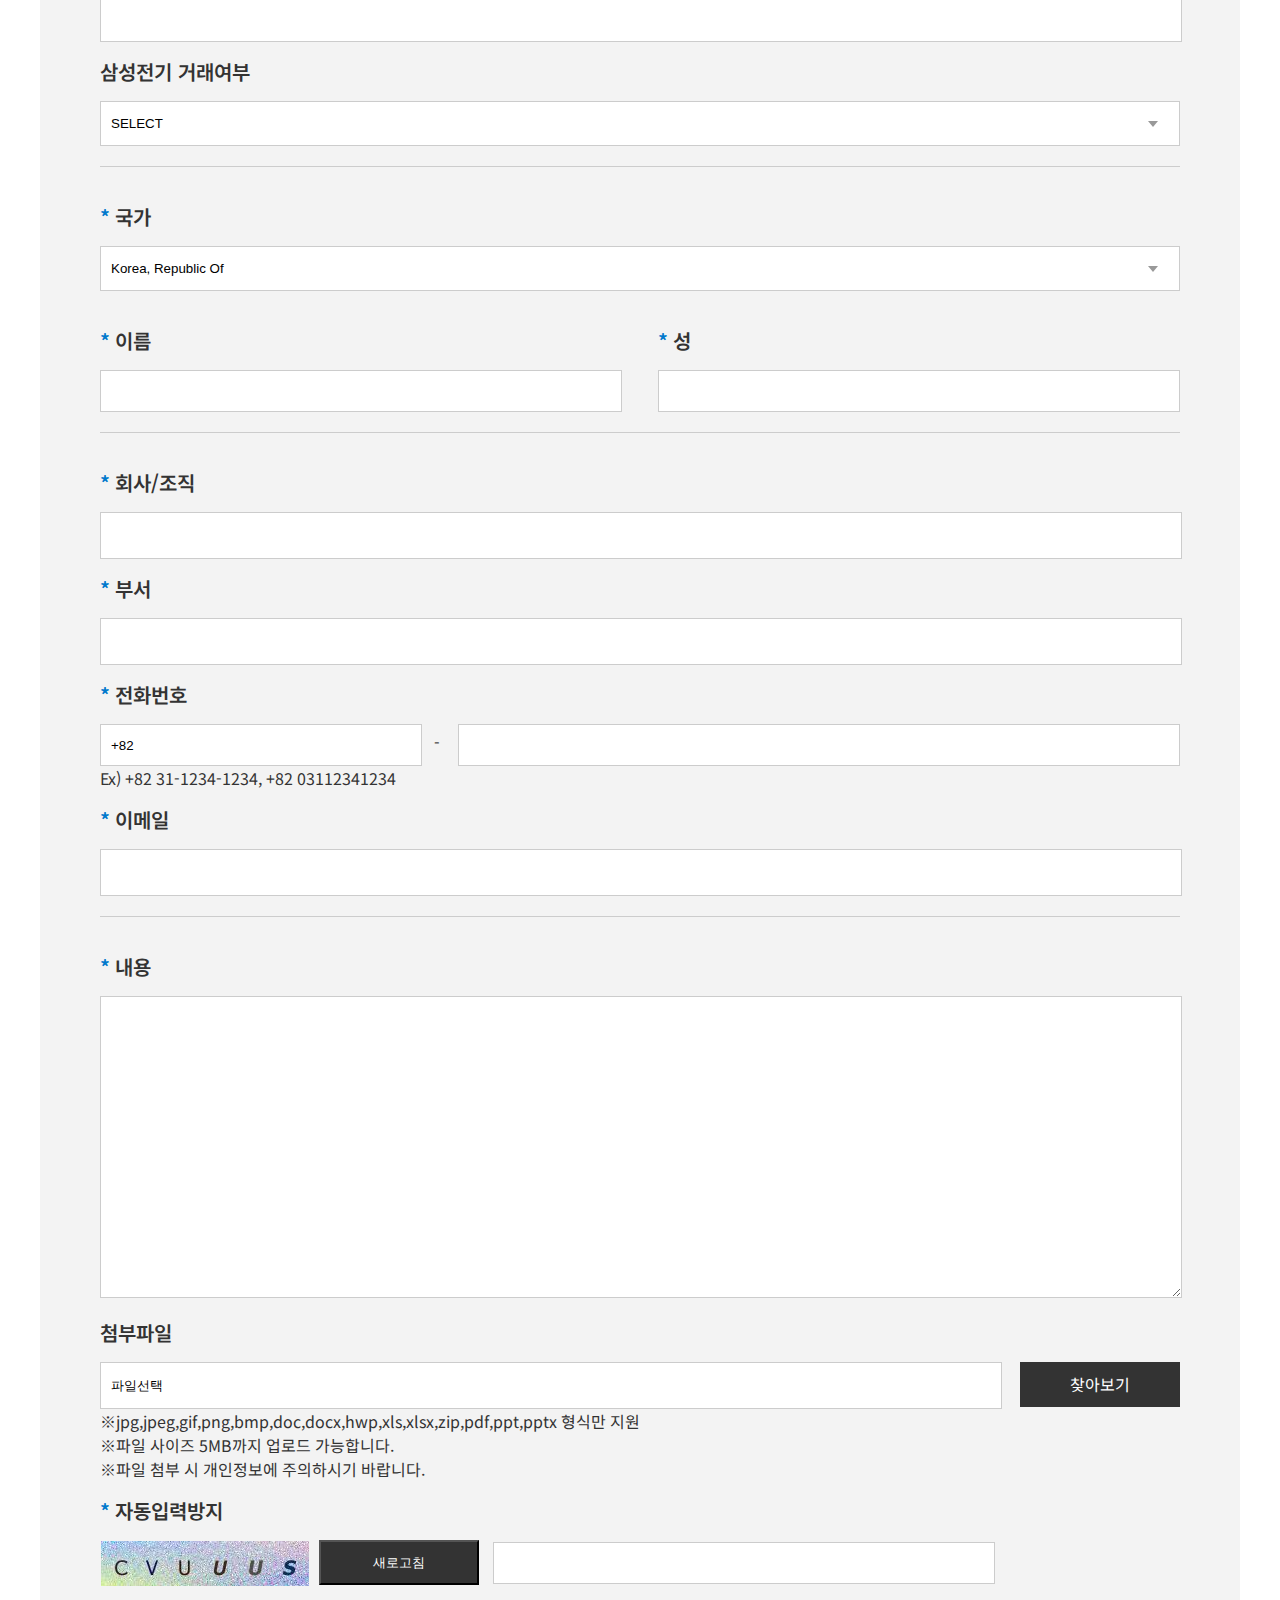
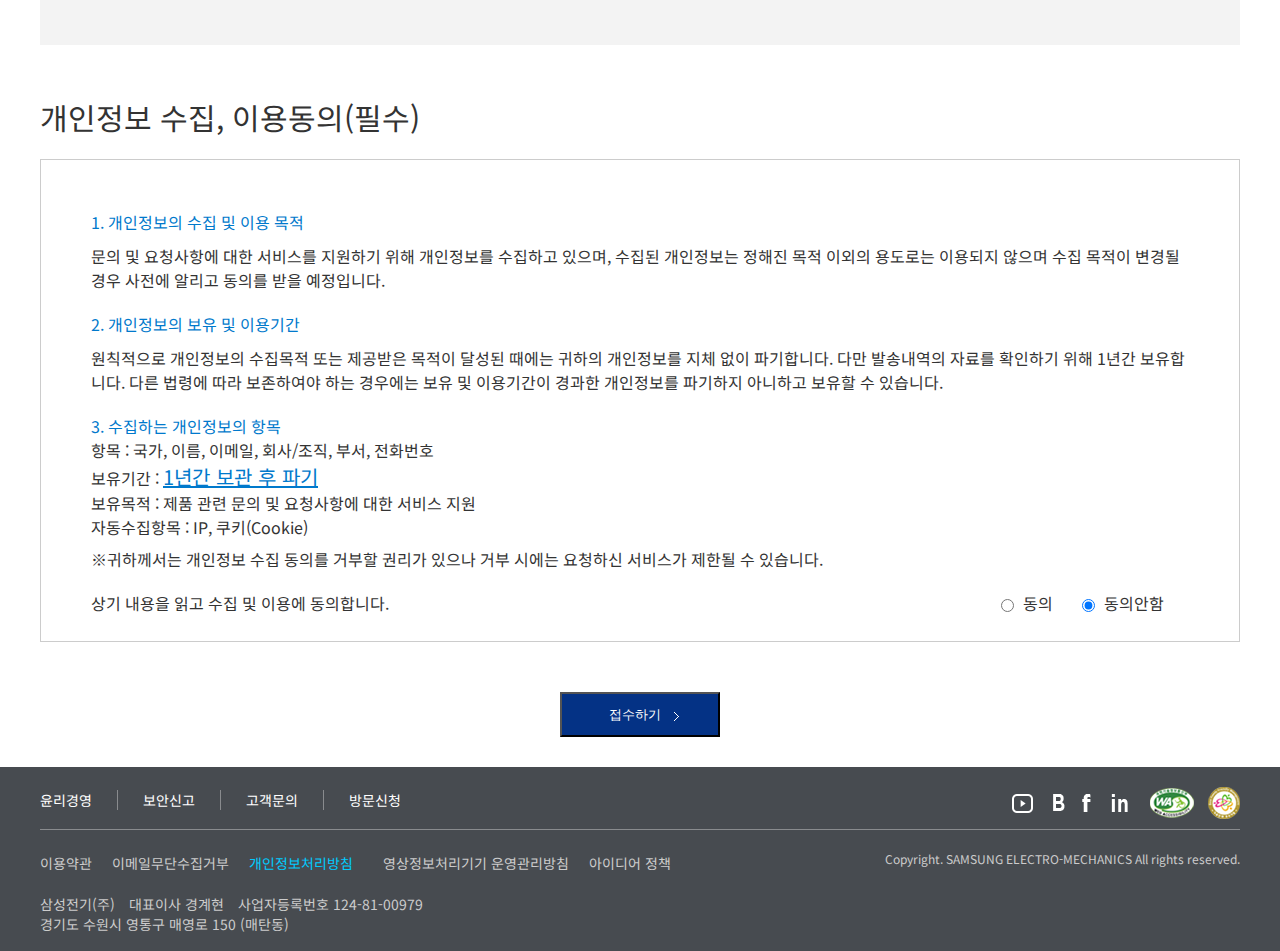
<file: project1/sub_1.html>
<!DOCTYPE html>
<html lang="ko">
<head>
<meta charset="UTF-8">
<meta http-equiv="X-UA-Compatible" content="IE=edge">
<meta name="viewport" content="width=device-width, initial-scale=1.0">
<title>문의하기 | 삼성전기</title>
<link rel="stylesheet" type="text/css" href="css/sub_1.css" />
<script src="js/jquery-1.12.4.min.js"></script>
<script src="js/main.js"></script>
</head>
<body>
<!-- skipNavi -->
<div id="skipNavi">
<a href="#content">본문 바로가기</a>
<a href="nav">주메뉴 바로가기</a>
</div>
<!-- // skipNavi -->

<div id="wrap">
    <!-- header -->
    <div id="header">
        <h1 class="logo"><a href="index.html">samsung 삼성전기</a></h1>
        <div class="header_wrap">
            <div class="header_inner">
            <!-- gnb -->
            <nav class="gnb">
                <ul>
                <li><a href="sub_1.html" class="tit">기업정보</a>
                    <!-- gnb_inner_1 기업정보--> 
                    <div class="gnb_inner">
                        <ul class>
                        <li><a href="#">기업 소개</a>
                            <ul>
                            <li><a href="#">삼성전기 소개</a></li>
                            <li><a href="#">연혁</a></li>
                            <li><a href="#">수상실적</a></li>
                            <li><a href="#">사업장 소개</a></li>
                            <li><a href="#">홍보영상</a></li>
                            </ul>
                        </li>
                        <li><a href="#">IR</a>
                            <ul class="gnb_listL">
                            <li><a href="#">실적발표</a></li>
                            <li><a href="#">주주총회</a></li>
                            <li><a href="#">주주현황</a></li>
                            <li><a href="#">주가정보</a></li>
                            <li><a href="#">재무정보</a></li>
                            </ul>
                            <ul class="gnb_listR">
                            <li><a href="#">기업지배구조</a></li>
                            <li><a href="#">IR자료실</a></li>
                            <li><a href="#">공시</a></li>
                            <li><a href="#">전자공고</a></li>
                            </ul>
                        </li>
                        <li><a href="#">지속가능성</a>
                            <ul class="gnb_listL">
                            <li><a href="#">지속가능경영</a></li>
                            <li><a href="#">윤리경영</a></li>
                            <li><a href="#">준법경영</a></li>
                            <li><a href="#">사회공헌</a></li>
                            <li><a href="#">환경</a></li>
                            </ul>
                            <ul class="gnb_listR">
                            <li><a href="#">임직원</a></li>
                            <li><a href="#">협력회사</a></li>
                            <li><a href="#">고객</a></li>
                            <li><a href="#">지속가능성 보고서</a></li>
                            </ul>
                        </li>
                        <li><a href="#">행동규범</a></li>
                        </ul>
                    </div>
                    <!-- //gnb_inner_1 -->
                </li>
                <li><a href="sub_2.html" class="tit">인재채용</a>
                    <!-- gnb_inner_2 인재채용-->
                    <div class="gnb_inner">
                        <ul>
                        <li><a href="#">채용정보</a>
                            <ul>
                            <li><a href="#">직무 소개</a></li>
                            <li><a href="#">채용프로세스</a></li>
                            <li><a href="sub_2.html">채용공고</a></li>
                            <li><a href="#">채용Tips</a></li>
                            </ul>
                        </li>
                        <li><a href="#">회사생활</a>
                            <ul>
                            <li><a href="#">복리후생</a></li>
                            <li><a href="#">인재육성</a></li>
                            </ul>
                        </li>
                        <li><a href="#">채용문의</a>
                            <ul>
                            <li><a href="#">채용FAQ</a></li>
                            <li><a href="#">문의하기</a></li>
                            </ul>
                        </li>
                        </ul>
                    </div>
                    <!-- //gnb_inner_2 -->
                </li>
                <li><a href="sub_1.html" class="tit">뉴스룸</a>
                    <!-- gnb_inner_3 뉴스룸-->
                    <div class="gnb_inner">
                        <ul>
                        <li><a href="#">뉴스</a></li>
                        <li><a href="#">뉴스레터</a>
                            <ul>
                            <li><a href="#">뉴스레터 보기</a></li>
                            <li><a href="#">뉴스레터 신청</a></li>
                            </ul>
                        </li>
                        </ul>
                    </div>
                    <!-- //gnb_inner_3 -->
                </li>
                <li><a href="sub_2.html" class="tit">제품정보</a>
                    <!-- gnb_inner_4 제품정보 -->
                    <div class="gnb_inner">
                        <ul>
                        <li><a href="#">컴포넌트</a>
                            <ul>
                            <li><a href="#">MLCC</a></li>
                            <li><a href="#">Inductor</a></li>
                            <li><a href="#">Chip Resistor</a></li>
                            <li><a href="#">Tantalum</a></li>
                            </ul>
                        </li>
                        <li><a href="#">모듈</a>
                            <ul>
                            <li><a href="#">Camera Module</a></li>
                            </ul>
                        </li>
                        <li><a href="#">인쇄회로기판</a>
                            <ul>
                            <li><a href="#">Package Substrate</a></li>
                            <li><a href="#">RFPCB</a></li>
                            </ul>
                        </li>
                        <li><a href="#">적용분야</a>
                            <ul>
                            <li><a href="#">Automotive</a></li>
                            <li><a href="#">Mobile</a></li>
                            <li><a href="#">Computer</a></li>
                            <li><a href="#">Display</a></li>
                            </ul>
                        </li>
                        </ul>
                        <!-- gnb_button -->
                        <div class="gnb_button">
                            <a href="#">
                                <strong>Product Search</strong>
                                <p>원하는 제품을 쉽고 빠르게 검색해 보세요.</p>
                            </a>
                            <a href="#">
                                <strong>Component Library</strong>
                                <p>시뮬레이션으로 제품을 한 눈에 파악해 보세요.</p>
                            </a>
                        </div>
                        <!-- //gnb_button -->
                    </div>
                    <!-- //gnb_inner_4 -->
                </li>
                <li><a href="sub_1.html" class="tit">고객지원</a>
                    <!-- gnb_inner_5 고객지원 -->
                    <div class="gnb_inner">
                        <ul>
                        <li><a href="#">고객문의</a>
                            <ul>
                            <li><a href="#">FAQ</a></li>
                            <li><a href="#">문의하기</a></li>
                            </ul>
                        </li>
                        <li><a href="#">Sales Partners</a></li>
                        <li><a href="#">인증서</a>
                            <ul>
                            <li><a href="#">환경/안전/품질</a></li>
                            <li><a href="#">제품책임주의</a></li>
                            </ul>
                        </li>
                        <li><a href="#">기술자료</a>
                            <ul>
                            <li><a href="#">제품 카탈로그</a></li>
                            <li><a href="#">소프트웨어 라이브러리</a></li>
                            <li><a href="#">기술문서</a></li>
                            </ul>
                        </li>
                        <li class="gnb_5_bold">
                            <a href="#">모조품에 대한 면책</a>
                            <a href="#">B2Bi (EDI)</a>
                            <a href="#">대금지불 안내</a>
                            <a href="#">방문신청</a>
                        </li>
                        </ul>
                    </div>
                    <!-- //gnb_inner_5 -->
                </li>
                </ul>
            </nav>
            <!-- //gnb -->
            </div>
            <!-- //header_inner -->
            <!-- utill_area -->
            <div class="utill_area">
                <ul>
                <li class="sns_list"><a href="#">SNS</a>
                    <ul>
                    <li><a href="https://www.youtube.com/channel/UCqJ5l0KHjFoC4Gb__A0sKcg" target="_blank" title="새 창으로 바로가기">유튜브</a></li>
                    <li><a href="https://blog.naver.com/sem2017" target="_blank" title="새 창으로 바로가기">블로그</a></li>
                    <li><a href="https://www.facebook.com/SamsungElectroMechanics" target="_blank" title="새 창으로 바로가기">페이스북</a></li>
                    <li><a href="https://kr.linkedin.com/company/samsung-electro-mechanics" target="_blank" title="새 창으로 바로가기">링크드인</a></li>
                    </ul>
                </li>
                <li class="lang_list"><a href="#">KOR</a>
                    <ul>
                    <li><a href="#">ENG</a></li>
                    <li><a href="#">CHN</a></li>
                    <li><a href="#">JPN</a></li>
                    </ul>
                </li>
                <li><button type="button">검색창 열기</button></li>
                </ul>  
            </div>
            <!-- //utill_area -->
                <!-- srch_area -->
                <div class="srch_area">
                <div class="srch_area_inner">
                    <form action="test" method="POST">
                    <fieldset>
                    <legend class="blind">검색어 입력</legend>
                        <label for="srch" class="blind">검색어 입력</label>
                        <input type="search" id="srch" placeholder="검색어를 입력해주세요.">
                        <button type="button"></button>
                    </fieldset>
                    </form>
                    <ul>
                    <li><a href="#">Product Search </a></li>
                    <li><a href="#">Component Library</a></li>
                    <li><a href="#">방문신청</a></li>
                    <li><a href="#">사업장소개</a></li>
                </ul>
                </div>
            </div>
            <button type="button" class="btn_close">검색창 닫기</button>
            <!--srch_area-->
        </div>
        <!-- //header_wrap -->
    </div>
    <!-- //header -->
    
    <!-- container -->
    <div id="container">
        <div class="spot">
            <div class="spot_inner">
            <h2>문의하기</h2>
            <p>삼성전기는 고객님의 말씀에 귀를 기울이며<br /> 언제나 편안한 서비스를 제공하기 위하여 최선을 다하겠습니다.</p>
            <p class="path">
                <span>홈</span>
                <span>고객지원</span>
                <span>고객문의</span>
                <span>문의하기</span>
            </p>
            </div>
        </div>
        <div id="content">
            <section>
                <div class="faq">
                    <p>자주 문의하시는 질문들은 FAQ에서 빠르게 확인 가능합니다.</p>
                    <a href="#">FAQ바로가기</a>
                </div>
                <h3>Step 1. 문의유형 선택</h3>
                <div class="tab_area">
                    <ul class="tab_list">
                        <li><a href="#" title="제품문의 바로가기">제품문의</a></li>
                        <li><a href="#" title="기술문의 바로가기">기술문의</a></li>
                        <li><a href="#" title="인증서 바로가기">인증서</a></li>
                        <li><a href="#" title="채용문의 바로가기">채용문의</a></li>
                        <li><a href="#" title="기업정보 바로가기">기업정보</a></li>
                        <li><a href="#" title="IR 바로가기">IR</a></li>
                    </ul>
                </div>
            </section>
            <section>
                <h3>Step 2. 문의하기</h3>
                <p>삼성전기 고객 문의 시 문의 제품/구분을 정확하게 선택해주시면 보다 신속한 답변을 받으실 수 있습니다.<br>
                문의 유형이 내용과 다를 경우, 답변을 받으시는데 시간이 소요될 수 있음을 안내 드립니다.<br ><br>
                삼성전기는 당사가 공식적으로 요청하지 않은 아이디어 제안을 별도로 검토하지 않습니다.<br>
                이는 제안자의 아이디어를 보호함과 동시에 제출하신 내용이 삼성전기가 개발하거나 개발 중인 제품/기술/서비스와 유사할 경우 발생할 수 있는 오해와 분쟁을 방지기 위한 것입니다.<br>
                이 점 널리 양해하시어 고객문의를 통해 아이디어가 제출되지 않도록 하여 주시기 바랍니다.</p>
                <p><span>*</span> 필수 입력 항목입니다.</p>
                <form action="test" method="POST">
                    <fieldset>
                    <legend class="blind">문의하기</legend>
                    <dl>
                    <dt><label for="select"><span>*</span>구분</label></dt>
                    <dd>
                        <select id="select" class="form_full" title="구분" name="select">
                            <option value selected="selected">선택</option>
                            <option value="sales">구입문의</option>
                            <option value="sample">샘플요청</option>
                            <option value="quotation">견적요청</option>
                            <option value="weblibrary">Component Library 관련 문의</option>
                        </select>
                    </dd>
                    <dt><label for="product1"><span>*</span>제품</label></dt>
                    <dd class="product">
                        <select id="product1" title="제품 선택 첫번째" name="product1">
                            <option value="ALL" selected="selected">PRODUCT</option>
                            <option value="se14_111">Passive Component</option>
                            <option value="se14_114">Automotive</option>
                        </select>
                        <select id="product2" title="제품 선택 두번째" name="product2">
                            <option value="ALL" selected="selected">SELECT</option>
                            <option value="">MLCC</option>
                            <option value="">Inductor</option>
                            <option value="">Chip Resistor</option>
                            <option value="">Tantalum</option>
                        </select>
                        <select id="product3" title="제품 선택 세번째" name="product3">
                            <option value="ALL" selected="selected">SELECT</option>
                            <option value="">Normal</option>
                            <option value="">Embedded/LSC</option>
                        </select>
                    </dd>
                    <dt><label for="partNum">Part Number</label></dt>
                    <dd>
                        <input type="tel" class="form_txt" id="partNum" title="Part Number" />
                    </dd>
                    <dt><label for="dealFlag">삼성전기 거래여부</label></dt>
                    <dd>    
                        <select id="dealFlag"  class="form_full" title="삼성전기 거래여부">
                            <option value="ALL">SELECT</option>
                            <option value="1">삼성전기 거래중</option>
                            <option value="2">삼성전기 Sales Partners 거래중</option>
                            <option value="3">거래 예정</option>
                            <option value="4">기타</option>
                        </select>
                    </dd>
                    </dl>
                    <dl class="cont">
                    <dt><label for="country"><span>*</span>국가</label></dt>
                    <dd> 
                        <select id="country" class="form_full"  title="국가 선택">
                            <option value="KOR">Korea, Republic Of</option>
                            <option value="CHN">China</option>
                            <option value="JAP"> Japan</option>
                            <option value="THL">Thailand</option>
                            <option value="FRN">France</option>
                        </select>
                    </dd>
                    <dd class="name">
                        <dl class="firstName">
                            <dt><label for="first_name"><span>*</span>이름</label></dt>
                            <dd><input type="text" id="first_name" title="이름" /></dd>
                        </dl>
                        <dl class="lastName">
                            <dt><label for="last_name" ><span>*</span>성</label></dt>
                            <dd><input type="text" id="last_name" title="성" /></dd>
                        </dl>
                    </dd>
                    </dl>
                    <dl>
                    <dt><label for="company" ><span>*</span>회사/조직</label></dt>
                    <dd>
                        <input type="text" class="form_txt" id="company" />
                    </dd>
                    <dt><label for="department" ><span>*</span>부서</label></dt>
                    <dd>
                        <input type="text" class="form_txt"  id="department" title="부서" />
                    </dd>
                    <dt><label for="countyPhone"><span>*</span>전화번호</label></dt>
                    <dd class="telNum">
                        <input type="tel" id="countyPhone" value ="+82" maxlength="4" title="전화번호(국가번호 입력)" />
                        &nbsp; - &nbsp;
                        <input type="tel" maxlength="20" title="전화번호(국가번호를 제외한 나머지 번호입력)" />
                        <br/>
                        <p>Ex) +82 31-1234-1234, +82 03112341234</p>
                    </dd>
                    <dt><label for="emailId"><span>*</span>이메일</label></dt>
                    <dd>
                        <input type="email" class="form_txt"  id="emailId" title="이메일" />
                    </dd>
                    </dl>
                    <dl>
                    <dt><label for="text_box"><span>*</span>내용</label></dt>
                    <dd>
                        <textarea id="text_box" cols="30" rows="10" title="내용"></textarea>
                    </dd>
                    <dt><label for="file">첨부파일</label></dt>
                    <dd class="attach">
                        <input type="text" id="file" value="파일선택" title="첨부파일 선택"/>
                        <label for="attach_file">찾아보기</label>
                        <input type="file" id="attach_file" class="blind" title="첨부파일 선택"/>
                        <p>&#8251;jpg,jpeg,gif,png,bmp,doc,docx,hwp,xls,xlsx,zip,pdf,ppt,pptx 형식만 지원</p>
                        <p>&#8251;파일 사이즈 5MB까지 업로드 가능합니다.</p>
                        <p>&#8251;파일 첨부 시 개인정보에 주의하시기 바랍니다.</p>
                    </dd>
                    <dt><label for="prevent1"><span>*</span>자동입력방지</label></dt>
                    <dd class="security_code">
                        <p><img id="jcaptchaImg" src="images/form_security.png" alt="자동입력방지코드"></p>
                        <input type="button" id="prevent1" value="새로고침">
                        <input type="text" title="자동입력방지" id="prevent2">
                    </dd>
                    
                    </dl>   
                    </fieldset>

                </form>
                <div class="section_last">
                    <h4>개인정보 수집, 이용동의(필수)</h4>
                    <ul>
                        <li>1. 개인정보의 수집 및 이용 목적
                        <p>문의 및 요청사항에 대한 서비스를 지원하기 위해 개인정보를 수집하고 있으며, 수집된 개인정보는 정해진 목적 이외의 용도로는 이용되지 않으며 수집 목적이 변경될 경우 사전에 알리고 동의를 받을 예정입니다.</p>
                        </li>
                        <li>2. 개인정보의 보유 및 이용기간
                        <p>원칙적으로 개인정보의 수집목적 또는 제공받은 목적이 달성된 때에는 귀하의 개인정보를 지체 없이 파기합니다. 다만 발송내역의 자료를 확인하기 위해 1년간 보유합니다. 다른 법령에 따라 보존하여야 하는 경우에는 보유 및 이용기간이 경과한 개인정보를 파기하지 아니하고 보유할 수 있습니다.</p>
                        </li>
                        <li>3. 수집하는 개인정보의 항목
                            <ul>
                                <li>항목 : 국가, 이름, 이메일, 회사/조직, 부서, 전화번호</li>
                                <li>보유기간 : <span>1년간 보관 후 파기</span></li>
                                <li>보유목적 : 제품 관련 문의 및 요청사항에 대한 서비스 지원</li>
                                <li>자동수집항목 : IP, 쿠키(Cookie)</li>
                            </ul>
                        </li>
                        <li>
                            <p>&#8251;귀하께서는 개인정보 수집 동의를 거부할 권리가 있으나 거부 시에는 요청하신 서비스가 제한될 수 있습니다.</p>
                            <p>상기 내용을 읽고 수집 및 이용에 동의합니다.</p>
                        </li>
                        <li>
                            <div class="agree">
                            <span>
                                <input type="radio" title="동의하기">
                                <label>동의</label>
                            </span>
                            <span>
                                <input type="radio" checked title="동의하지않기">
                                <label>동의안함</label>
                            </span>
                            </div>
                        </li>
                    </ul>
                </div>
                <p class="submit">
                    <input type="submit" value="접수하기" title="접수하기 바로가기">
                </p>
            </section>
        </div>
        <!-- //content-->
    </div>
    <!-- //container -->

    <!--footer-->
    <div id="footer">
        <div class="foot_inner">
            <div class="footer_top">
                <ul class="menu_list1">
                <li><a href="#">윤리경영</a></li>
                <li><a href="#">보안신고</a></li>
                <li><a href="#">고객문의</a></li>
                <li><a href="#">방문신청</a></li>
                </ul>
                <div class="link_area">
                    <ul class="sns_list">
                    <li><a href="#" title="새 창으로 바로가기" target="_blank">유튜브</a></li>
                    <li><a href="#" title="새 창으로 바로가기" target="_blank">블로그</a></li>
                    <li><a href="#" title="새 창으로 바로가기" target="_blank">페이스북</a></li>
                    <li><a href="#" title="새 창으로 바로가기" target="_blank">링크드인</a></li>
                    </ul>
                    <div class="mark">
                        <a href="#"><img src="images/footer_mark2.png" alt="웹접근성품질인증마크" /></a>
                        <a href="#"><img src="images/footer_mark1.png" alt="가족친화기업인증마크" /></a>
                    </div>
                </div>
            </div><!--//footer_top-->
            <div class="footer_bottom">
                <div class="float_l">
                    <ul>
                    <li><a href="#">이용약관</a></li>
                    <li><a href="#">이메일무단수집거부</a></li>
                    <li><a href="#"><span>개인정보처리방침</span></a></li>
                    <li><a href="#">영상정보처리기기 운영관리방침</a></li>
                    <li><a href="#">아이디어 정책</a></li>
                    </ul>
                    <p><span>삼성전기(주)</span>
                    <span>대표이사 경계현</span>
                    <span>사업자등록번호 124-81-00979</span>
                    </p>
                    <address>경기도 수원시 영통구 매영로 150 (매탄동)</address>
                </div>
                <p class="copyright">Copyright. SAMSUNG ELECTRO-MECHANICS All rights reserved.</p>
            </div><!--//footer_bottom-->
        </div>
        <!--//foot_inner-->
    </div>
    <!-- //footer -->
    <div class="scroll_top">
        <a href="#">TOP</a>
    </div>
    </div>
    <!-- /#wrap -->
</body>
</html>
</file>
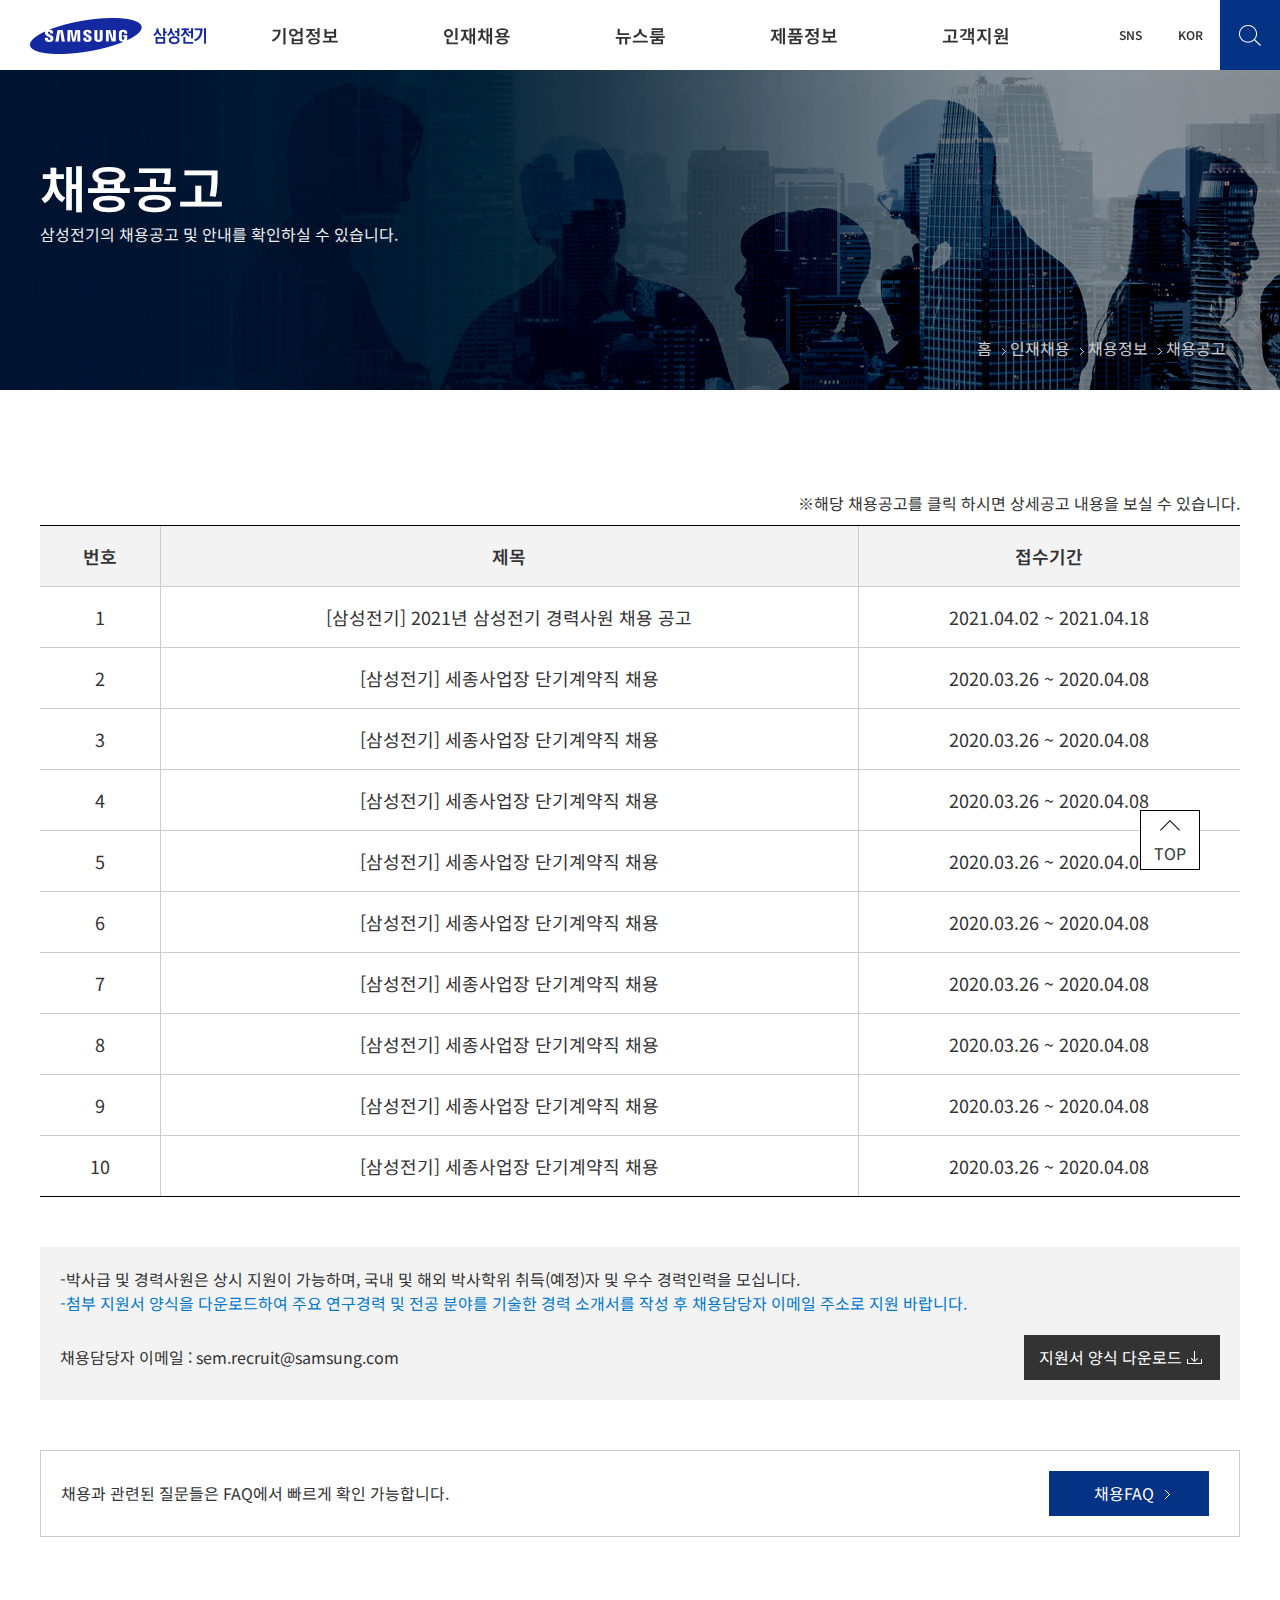
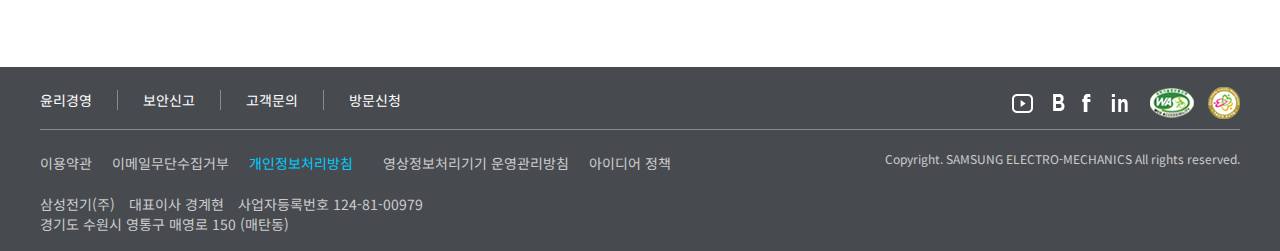
<file: project1/sub_2.html>
<!DOCTYPE html>
<html lang="ko">
<head>
<meta charset="UTF-8">
<meta http-equiv="X-UA-Compatible" content="IE=edge">
<meta name="viewport" content="width=device-width, initial-scale=1.0">
<title>채용공고 | 삼성전기</title>
<link rel="stylesheet" type="text/css" href="css/sub_2.css">
<script src="js/jquery-1.12.4.min.js"></script>
<script src="js/main.js"></script>
</head>
<body>
<!-- skipNavi -->
<div id="skipNavi">
<a href="#content">본문 바로가기</a>
<a href="nav">주메뉴 바로가기</a>
</div>
<!-- // skipNavi -->

<div id="wrap">
    <!-- header -->
    <div id="header">
        <h1 class="logo"><a href="index.html">samsung 삼성전기</a></h1>
        <div class="header_wrap">
            <div class="header_inner">
            <!-- gnb -->
            <nav class="gnb">
                <ul>
                <li><a href="sub_1.html" class="tit">기업정보</a>
                <!-- gnb_inner_1 기업정보--> 
                    <div class="gnb_inner">
                        <ul class>
                        <li><a href="#">기업 소개</a>
                            <ul>
                            <li><a href="#">삼성전기 소개</a></li>
                            <li><a href="#">연혁</a></li>
                            <li><a href="#">수상실적</a></li>
                            <li><a href="#">사업장 소개</a></li>
                            <li><a href="#">홍보영상</a></li>
                            </ul>
                        </li>
                        <li><a href="#">IR</a>
                            <ul class="gnb_listL">
                            <li><a href="#">실적발표</a></li>
                            <li><a href="#">주주총회</a></li>
                            <li><a href="#">주주현황</a></li>
                            <li><a href="#">주가정보</a></li>
                            <li><a href="#">재무정보</a></li>
                            </ul>
                            <ul class="gnb_listR">
                            <li><a href="#">기업지배구조</a></li>
                            <li><a href="#">IR자료실</a></li>
                            <li><a href="#">공시</a></li>
                            <li><a href="#">전자공고</a></li>
                            </ul>
                        </li>
                        <li><a href="#">지속가능성</a>
                            <ul class="gnb_listL">
                            <li><a href="#">지속가능경영</a></li>
                            <li><a href="#">윤리경영</a></li>
                            <li><a href="#">준법경영</a></li>
                            <li><a href="#">사회공헌</a></li>
                            <li><a href="#">환경</a></li>
                            </ul>
                            <ul class="gnb_listR">
                            <li><a href="#">임직원</a></li>
                            <li><a href="#">협력회사</a></li>
                            <li><a href="#">고객</a></li>
                            <li><a href="#">지속가능성 보고서</a></li>
                            </ul>
                        </li>
                        <li><a href="#">행동규범</a></li>
                        </ul>
                    </div>
                    <!-- //gnb_inner_1 -->
                </li>
                <li><a href="sub_2.html" class="tit">인재채용</a>
                    <!-- gnb_inner_2 인재채용-->
                    <div class="gnb_inner">
                        <ul>
                        <li><a href="#">채용정보</a>
                            <ul>
                            <li><a href="#">직무 소개</a></li>
                            <li><a href="#">채용프로세스</a></li>
                            <li><a href="sub_2.html">채용공고</a></li>
                            <li><a href="#">채용Tips</a></li>
                            </ul>
                        </li>
                        <li><a href="#">회사생활</a>
                            <ul>
                            <li><a href="#">복리후생</a></li>
                            <li><a href="#">인재육성</a></li>
                            </ul>
                        </li>
                        <li><a href="#">채용문의</a>
                            <ul>
                            <li><a href="#">채용FAQ</a></li>
                            <li><a href="#">문의하기</a></li>
                            </ul>
                        </li>
                        </ul>
                    </div>
                    <!-- //gnb_inner_2 -->
                </li>
                <li><a href="sub_1.html" class="tit">뉴스룸</a>
                    <!-- gnb_inner_3 뉴스룸-->
                    <div class="gnb_inner">
                        <ul>
                        <li><a href="#">뉴스</a></li>
                        <li><a href="#">뉴스레터</a>
                            <ul>
                            <li><a href="#">뉴스레터 보기</a></li>
                            <li><a href="#">뉴스레터 신청</a></li>
                            </ul>
                        </li>
                        </ul>
                    </div>
                    <!-- //gnb_inner_3 -->
                </li>
                <li><a href="sub_2.html" class="tit">제품정보</a>
                    <!-- gnb_inner_4 제품정보 -->
                    <div class="gnb_inner">
                        <ul>
                        <li><a href="#">컴포넌트</a>
                            <ul>
                            <li><a href="#">MLCC</a></li>
                            <li><a href="#">Inductor</a></li>
                            <li><a href="#">Chip Resistor</a></li>
                            <li><a href="#">Tantalum</a></li>
                            </ul>
                        </li>
                        <li><a href="#">모듈</a>
                            <ul>
                            <li><a href="#">Camera Module</a></li>
                            </ul>
                        </li>
                        <li><a href="#">인쇄회로기판</a>
                            <ul>
                            <li><a href="#">Package Substrate</a></li>
                            <li><a href="#">RFPCB</a></li>
                            </ul>
                        </li>
                        <li><a href="#">적용분야</a>
                            <ul>
                            <li><a href="#">Automotive</a></li>
                            <li><a href="#">Mobile</a></li>
                            <li><a href="#">Computer</a></li>
                            <li><a href="#">Display</a></li>
                            </ul>
                        </li>
                        </ul>
                        <!-- gnb_button -->
                        <div class="gnb_button">
                            <a href="#">
                                <strong>Product Search</strong>
                                <p>원하는 제품을 쉽고 빠르게 검색해 보세요.</p>
                            </a>
                            <a href="#">
                                <strong>Component Library</strong>
                                <p>시뮬레이션으로 제품을 한 눈에 파악해 보세요.</p>
                            </a>
                        </div>
                        <!-- //gnb_button -->
                    </div>
                    <!-- //gnb_inner_4 -->
                </li>
                <li><a href="sub_1.html" class="tit">고객지원</a>
                    <!-- gnb_inner_5 고객지원 -->
                    <div class="gnb_inner">
                        <ul>
                        <li><a href="#">고객문의</a>
                            <ul>
                            <li><a href="#">FAQ</a></li>
                            <li><a href="sub_1.html">문의하기</a></li>
                            </ul>
                        </li>
                        <li><a href="#">Sales Partners</a></li>
                        <li><a href="#">인증서</a>
                            <ul>
                            <li><a href="#">환경/안전/품질</a></li>
                            <li><a href="#">제품책임주의</a></li>
                            </ul>
                        </li>
                        <li><a href="#">기술자료</a>
                            <ul>
                            <li><a href="#">제품 카탈로그</a></li>
                            <li><a href="#">소프트웨어 라이브러리</a></li>
                            <li><a href="#">기술문서</a></li>
                            </ul>
                        </li>
                        <li class="gnb_5_bold">
                            <a href="#">모조품에 대한 면책</a>
                            <a href="#">B2Bi (EDI)</a>
                            <a href="#">대금지불 안내</a>
                            <a href="#">방문신청</a>
                        </li>
                        </ul>
                    </div>
                    <!-- //gnb_inner_5 -->
                </li>
                </ul>
            </nav>
            <!-- //gnb -->
            </div>
            <!-- //header_inner -->
            <!-- utill_area -->
            <div class="utill_area">
                <ul>
                <li class="sns_list"><a href="#">SNS</a>
                    <ul>
                    <li><a href="https://www.youtube.com/channel/UCqJ5l0KHjFoC4Gb__A0sKcg" target="_blank" title="새 창으로 바로가기">유튜브</a></li>
                    <li><a href="https://blog.naver.com/sem2017" target="_blank" title="새 창으로 바로가기">블로그</a></li>
                    <li><a href="https://www.facebook.com/SamsungElectroMechanics" target="_blank" title="새 창으로 바로가기">페이스북</a></li>
                    <li><a href="https://kr.linkedin.com/company/samsung-electro-mechanics" target="_blank" title="새 창으로 바로가기">링크드인</a></li>
                    </ul>
                </li>
                <li class="lang_list"><a href="#">KOR</a>
                    <ul>
                    <li><a href="#">ENG</a></li>
                    <li><a href="#">CHN</a></li>
                    <li><a href="#">JPN</a></li>
                    </ul>
                </li>
                <li><button type="button">검색창 열기</button></li>
                </ul>  
            </div>
            <!-- //utill_area -->
            <!-- srch_area -->
            <div class="srch_area">
                <div class="srch_area_inner">
                    <form action="test" method="POST">
                    <fieldset>
                    <legend class="blind">검색어 입력</legend>
                        <label for="srch" class="blind">검색어 입력</label>
                        <input type="search" id="srch" placeholder="검색어를 입력해주세요.">
                        <button type="button"></button>
                    </fieldset>
                    </form>
                    <ul>
                    <li><a href="#">Product Search </a></li>
                    <li><a href="#">Component Library</a></li>
                    <li><a href="#">방문신청</a></li>
                    <li><a href="#">사업장소개</a></li>
                </ul>
                </div>
            </div>
            <button type="button" class="btn_close">검색창 닫기</button>
            <!--srch_area-->
        </div>
        <!-- //header_wrap -->
    </div>
    <!-- //header -->

    <!-- container -->
    <div id="container">
        <div class="spot">
            <div class="spot_inner">
                <h2>채용공고</h2>
                <p>삼성전기의 채용공고 및 안내를 확인하실 수 있습니다.</p>
                <p class="path">
                    <span>홈</span>
                    <span>인재채용</span>
                    <span>채용정보</span>
                    <span>채용공고</span>
                </p>
            </div>
        </div>
        <div id="content">
            <p>&#8251;해당 채용공고를 클릭 하시면 상세공고 내용을 보실 수 있습니다.</p>
            <table>
            <caption class="blind">채용공고</caption>
            <colgroup>
                <col style="border-right:1px solid #ccc;width:120px"/>
                <col style="border-right:1px solid #ccc"/>
                <col />
            </colgroup>
            <thead>
            <tr>
            <th scope="col">번호</th>
            <th scope="col">제목</th>
            <th scope="col">접수기간</th>
            </tr>
            </thead>
            <tbody>
            <tr>
            <td>1</td>
            <td><a href="#">[삼성전기] 2021년 삼성전기 경력사원 채용 공고</a></td>
            <td>2021.04.02 ~ 2021.04.18</td>
            </tr>
            <tr>
            <td>2</td>
            <td><a href="#">[삼성전기] 세종사업장 단기계약직 채용</a></td>
            <td>2020.03.26 ~ 2020.04.08</td>
            </tr>
            <tr>
            <td>3</td>
            <td><a href="#">[삼성전기] 세종사업장 단기계약직 채용</a></td>
            <td>2020.03.26 ~ 2020.04.08</td>
            </tr>
            <tr>
            <td>4</td>
            <td><a href="#">[삼성전기] 세종사업장 단기계약직 채용</a></td>
            <td>2020.03.26 ~ 2020.04.08</td>
            </tr>
            <tr>
            <td>5</td>
            <td><a href="#">[삼성전기] 세종사업장 단기계약직 채용</a></td>
            <td>2020.03.26 ~ 2020.04.08</td>
            </tr>
            <tr>
            <td>6</td>
            <td><a href="#">[삼성전기] 세종사업장 단기계약직 채용</a></td>
            <td>2020.03.26 ~ 2020.04.08</td>
            </tr>
            <tr>
            <td>7</td>
            <td><a href="#">[삼성전기] 세종사업장 단기계약직 채용</a></td>
            <td>2020.03.26 ~ 2020.04.08</td>
            </tr>
            <tr>
            <td>8</td>
            <td><a href="#">[삼성전기] 세종사업장 단기계약직 채용</a></td>
            <td>2020.03.26 ~ 2020.04.08</td>
            </tr>
            <tr>
            <td>9</td>
            <td><a href="#">[삼성전기] 세종사업장 단기계약직 채용</a></td>
            <td>2020.03.26 ~ 2020.04.08</td>
            </tr>
            <tr style="border-bottom:1px solid #000">
            <td>10</td>
            <td><a href="#">[삼성전기] 세종사업장 단기계약직 채용</a></td>
            <td>2020.03.26 ~ 2020.04.08</td>
            </tr>
            </tbody>
            </table>
            <div class="info_box">
                <p>&#45;박사급 및 경력사원은 상시 지원이 가능하며, 국내 및 해외 박사학위 취득(예정)자 및 우수 경력인력을 모십니다.</p>
                <p>&#45;첨부 지원서 양식을 다운로드하여 주요 연구경력 및 전공 분야를 기술한 경력 소개서를 작성 후 채용담당자 이메일 주소로 지원 바랍니다.</p>
                <div class="btn_area">
                    <p>채용담당자 이메일 : sem.recruit@samsung.com</p>
                    <a href="#" target="_blank" title="지원서 양식 다운로드">지원서 양식 다운로드</a>
                </div>
            </div>
            <div class="faq">
                <p>채용과 관련된 질문들은 FAQ에서 빠르게 확인 가능합니다.</p>
                <a href="#">채용FAQ</a>
            </div>
        </div>
        <!-- //content-->
    </div>
    <!-- //container -->
        
    <!--footer-->
    <div id="footer">
        <div class="foot_inner">
            <div class="footer_top">
                <ul class="menu_list1">
                <li><a href="#">윤리경영</a></li>
                <li><a href="#">보안신고</a></li>
                <li><a href="#">고객문의</a></li>
                <li><a href="#">방문신청</a></li>
                </ul>
                <div class="link_area">
                    <ul class="sns_list">
                    <li><a href="#" title="새 창으로 바로가기" target="_blank">유튜브</a></li>
                    <li><a href="#" title="새 창으로 바로가기" target="_blank">블로그</a></li>
                    <li><a href="#" title="새 창으로 바로가기" target="_blank">페이스북</a></li>
                    <li><a href="#" title="새 창으로 바로가기" target="_blank">링크드인</a></li>
                    </ul>
                    <div class="mark">
                        <a href="#"><img src="images/footer_mark2.png" alt="웹접근성품질인증마크" /></a>
                        <a href="#"><img src="images/footer_mark1.png" alt="가족친화기업인증마크" /></a>
                    </div>
                </div>
            </div><!--//footer_top-->
            <div class="footer_bottom">
                <div class="float_l">
                    <ul>
                    <li><a href="#">이용약관</a></li>
                    <li><a href="#">이메일무단수집거부</a></li>
                    <li><a href="#"><span>개인정보처리방침</span></a></li>
                    <li><a href="#">영상정보처리기기 운영관리방침</a></li>
                    <li><a href="#">아이디어 정책</a></li>
                    </ul>
                    <p><span>삼성전기(주)</span>
                    <span>대표이사 경계현</span>
                    <span>사업자등록번호 124-81-00979</span>
                    </p>
                    <address>경기도 수원시 영통구 매영로 150 (매탄동)</address>
                </div>
                <p class="copyright">Copyright. SAMSUNG ELECTRO-MECHANICS All rights reserved.</p>
            </div><!--//footer_bottom-->
        </div>
        <!--//foot_inner-->
    </div>
    <!-- //footer -->
    <div class="scroll_top">
        <a href="#">TOP</a>
    </div>
</div>
<!-- /#wrap -->
</body>
</html>
</file>
<file: project3/css/main.css>
@import url(reset.css);
@font-face{
    font-family:NanumSquare_ac;
    src:url(../NanumSquare_acR.ttf);
}

/* main.css */

/* common */
body{font-family:"나눔스퀘어ac",NanumSquare_ac,notoSans,sans-serif;font-size:20px;
color:#000;}
a{color:#000;text-decoration:none;}


img.screen{max-width:300px;height:auto;}
strong{font-weight:bold;}

/* layout */
#wrap{position:relative;max-width:1920px;width:100%;margin:0 auto;}
header{position:relative;width:100%;max-width:1596px;margin:0 auto;}
#container{position:relative;width:100%;margin:0 auto;overflow:hidden;}
    #container>div{position:relative;max-width:1596px;width:100%;margin:0 auto;}
    section{height:1043px;}
footer{position:absolute;bottom:0;width:100%;margin:0 auto;
height:342px;background:url(../images/bg_last_footer.png) 0 100%;}

/* wrap_background */
#wrap{
background:
url(../images/bg_e2.png) no-repeat 1440px 363px,
url(../images/bg_e.png) no-repeat 1065px -109px,
url(../images/bg_e3.png) no-repeat -201px 561px,

url(../images/bg_aboutUs.png) no-repeat 0 1373px,
url(../images/bg_aboutUs_g.png) no-repeat 0 1043px,
url(../images/bg_style.png) no-repeat 0 2768px,
url(../images/bg_detail.png) no-repeat 0 9346px;
} 

/* header */
/* logo */
h1.logo{z-index:50;position:absolute;left:5%;top:48px;
max-width:343px;width:20%;height:49px;}
    
/* gnb */
.gnb{z-index:50;position:absolute;right:3%;top:55px;}
.gnb li{float:left;margin-left:60px;}
.gnb li a{font-family:notoSans;font-size:22px;font-weight:bold;}


/* container 공통 hn */

h2{position:absolute;
font-family:NotoSans;font-size:64px;font-weight:bold;line-height:87px;
text-align:center;color:#ffb100;}
h3{position:absolute;text-align:center;
font-family:NotoSans;font-size:42px;font-weight:bold;}
h3>span{margin:0 20px;color:#ebebeb;
font-family:solway;font-size:130px;font-weight:bold;}
h4{
padding-bottom:20px;text-align:center;
font-family:notoSans;font-weight:bold;font-size:30px;}


/* content1 */
.content1>section>p:nth-of-type(1) img{opacity:0;position:absolute;left:7%;top:317px;max-width:799px;width:50%;height:auto;
transform:translateY(100px);
transition:all 1s ease-in-out 1s;}
.content1>section>p:nth-of-type(2){opacity:0;position:absolute;left:9%;top:489px;
font-size:42px;font-weight:bold;color:#3e3e3e;
transform:translateY(100px);
transition:all 1s ease-in-out 1.5s;}
.content1>section>article img{opacity:0;position:absolute;right:10%;top:215px;max-width:350px;width:22%;height:auto;
transform:translateY(100px);
transition:all 1s ease-in-out 0.5s;}

/* content1 form */
.content1 form{opacity:0;display:inline-block;position:relative;top:644px;left:8%;width:38%;
transform:translateY(50px);
transition:all 1s ease-in-out 2s;}
.content1 form input{width:100%;height:110px;
border:none;border-radius:60px;box-shadow:4px 4px 6px rgba(0,0,0,0.06), -3px -3px 6px rgba(255,255,255,0.21);
font-size:22px;padding-left:60px;}
.content1 form input:focus{outline:none;}
.content1 form input::placeholder{font-family:notoSans;font-size:22px;color:#bbb;}
.content1 button{position:absolute;right:-40px;top:50%;margin-top:-42.5px;width:171px;height:85px;cursor:pointer;
font-family:notoSans;font-size:22px;font-weight:700;color:#fff;
background-color:#FFB100;border:none;border-radius:58px;}

/* content1 on*/
.content1>section.on>p:nth-of-type(1) img{opacity:1;transform:translateY(0);}
.content1>section.on>p:nth-of-type(2){opacity:1;transform:translateY(0);}
.content1>section.on>article img{opacity:1;transform:translateY(0);}
.content1>section.on form{opacity:1;transform:translateY(0);}

/* content2 about Us*/
.content2>section.aboutUs>h2{opacity:0;top:515px;width:100%;
transform:translateY(50px);
transition:all 1s ease-in-out 1.5s;}
.content2>section.aboutUs>h2:after{opacity:0;content:"";display:block;margin:15px auto 0;width:0;height:5px;background:#ffb100;border-radius:10px;
transition:all 2s ease-in-out 1.5s;}

.content2>section.aboutUs p{position:absolute;width:100%;text-align:center;}
.content2>section.aboutUs p:nth-of-type(1){opacity:0;top:90px;height:70px;
font-size:42px;font-weight:bold;
transform:translateY(50px);
transition:all 1s ease-in-out 0.5s;}
.content2>section.aboutUs p:nth-of-type(2){opacity:0;top:184px;height:120px;
font-size:38px;line-height:60px;
transform:translateY(50px);
transition:all 1s ease-in-out 1s;}
.content2>section.aboutUs p:nth-of-type(3){opacity:0;top:737px;left:9%;width:81%;
font-size:32px;line-height:50px;text-align:left;
transform:translateY(50px);
transition:all 1s ease-in-out 2s;}

/* .content2>section.aboutUs p:nth-of-type(3) strong{opacity:0;
transform:translateY(50px);
transition:all 1s ease-in-out 2s;
}
.content2>section.aboutUs p:nth-of-type(3) span{opacity:0;
transform:translateY(50px);
transition:all 1s ease-in-out 2.5s;
} */

/* content2 on */
.content2>section.on.aboutUs>h2{opacity:1;transform:translateY(0);}
.content2>section.on.aboutUs>h2:after{opacity:1;width:239px;}
.content2>section.on.aboutUs p:nth-of-type(1){opacity:1;transform:translateY(0);}
.content2>section.on.aboutUs p:nth-of-type(2){opacity:1;transform:translateY(0);}
.content2>section.on.aboutUs p:nth-of-type(3){opacity:1;transform:translateY(0);}

/* .content2>section.on.aboutUs p:nth-of-type(3) strong{opacity:1;transform:translateY(0);}
.content2>section.on.aboutUs p:nth-of-type(3) span{opacity:1;transform:translateY(0);} */

/* content3 about Us */
.content3>section>article{width:73%;padding-top:140px;}
.content3>section>article>div{position:absolute;min-width:345px;width:22%;}
.content3>section>article>div img{
margin-left:45px;}
.content3>section>article>div:nth-child(1){opacity:0;left:13%;
transform:translateY(100px);
transition:all 1s ease-in-out 0.5s;}
.content3>section>article>div:nth-child(2){opacity:0;left:39%;
transform:translateY(100px);
transition:all 1s ease-in-out 1s;}
.content3>section>article>div:nth-child(3){opacity:0;left:65%;
transform:translateY(100px);
transition:all 1s ease-in-out 1.5s;}
.content3>section>article>div>p{margin-top:51px; margin-bottom:24px;
font-size:24px;text-align:center;}
.content3>section>article>p>strong{font-size:28px;}

.content3>section>p{opacity:0;position:absolute;bottom:223px;width:100%;
font-size:42px;font-weight:bold;text-align:center;letter-spacing:0.03em;
transform:translateY(50px);
transition:all 1s ease-in-out 2s;}

/* content3 on */
.content3>section.on>article>div:nth-child(1){opacity:1;transform:translateY(0);}
.content3>section.on>article>div:nth-child(2){opacity:1;transform:translateY(0);}
.content3>section.on>article>div:nth-child(3){opacity:1;transform:translateY(0);}
.content3>section.on>p{opacity:1;transform:translateY(0);}

/* content4 style - logo, color */
.content4>section.style>h2{opacity:0;top:80px;width:100%;
transform:translateY(50px);
transition:all 1s ease-in-out 0.5s;}
.content4>section.style>h2:after{opacity:0;content:"";display:block;margin:15px auto 0;
width:0;height:5px;background:#ffb100;border-radius:10px;
transition:all 2s ease-in-out 0.5s;}

    /* logo */
.content4>section.style article.logo{position:absolute;top:330px;left:200px;width:400px;}

.content4>section.style article.logo h3{opacity:0;width:400px;height:100px;text-align:center;line-height:100px;
transform:translateX(-100px);
transition:all 1.5s ease-in-out 1s;}
.content4>section.style article.logo ul{text-align:center;}
.content4>section.style article.logo ul li{opacity:0;position:absolute;
transform:translateX(-100px);
transition:all 1.5s ease-in-out 1.5s;}
.content4>section.style article.logo ul li:first-child{top:196px;left:10px;}
.content4>section.style article.logo ul li:nth-child(2){top:307px;left:62px;}
.content4>section.style article.logo ul li:nth-child(3){top:307px;left:212px;}

    /* color */
.content4>section.style article.color{position:absolute;top:330px;right:220px;width:407px;}

.content4>section.style article.color h3{opacity:0;width:400px;height:100px;text-align:center;line-height:100px;
transform:translateX(100px);
transition:all 1.5s ease-in-out 2s;}
.content4>section.style article.color ul li{opacity:0;position:absolute;
transform:translateX(100px);
transition:all 1.5s ease-in-out 2.5s;}
.content4>section.style article.color ul li:first-child{top:150px;}
.content4>section.style article.color ul li:nth-child(2){top:291px;}
.content4>section.style article.color ul li:nth-child(3){top:432px;}
.content4>section.style article.color ul li span{display:inline-block;height:81px;line-height:81px;margin-left:24px;
font-family:notoSans;font-size:36px;color:#555;}

/* content4 on */
.content4>section.on.style>h2{opacity:1;transform:translateY(0);}
.content4>section.on.style>h2:after{opacity:1;width:155px;}
.content4>section.on.style article.logo h3{opacity:1;transform:translateX(0);}
.content4>section.on.style article.logo ul li{opacity:1;transform:translateX(0);}
.content4>section.on.style article.color h3{opacity:1;transform:translateX(0);}
.content4>section.on.style article.color ul li{opacity:1;transform:translateX(0);}

/* content5 style - typography, icons */
.content5>section.style article.typo{position:absolute;top:140px;left:262px;width:1134px;}
    
.content5>section.style article.typo h3{opacity:0;width:261px;height:100px;line-height:100px;
transform:translateX(-100px);
transition:all 1s ease-in-out 0.5s;}
.content5>section.style article.typo ul{opacity:0;position:absolute;top:160px;
transform:translateX(-100px);
transition:all 1s ease-in-out 1s;}
.content5>section.style article.typo ul:nth-of-type(1){left:0;}
.content5>section.style article.typo ul:nth-of-type(2){left:466px;
font-family:Roboto;}
.content5>section.style article.typo ul:nth-of-type(3){left:914px;
font-family:solway;}

.content5>section.style article.typo ul li:first-child{font-size:30px;margin-bottom:24px;}
.content5>section.style article.typo ul li:nth-child(2){font-size:36px;}
.content5>section.style article.typo ul li:nth-child(3){font-size:36px;font-weight:bold;}


.content5>section.style article.icons{position:absolute;top:665px;left:264px;
}

.content5>section.style article.icons h3{opacity:0;
transform:translateX(-100px);
transition:all 1s ease-in-out 1.5s;}
.content5>section.style article.icons>div{padding-left:455px;width:700px;height:142px;}
.content5>section.style article.icons>div span{vertical-align:top;margin-right:50px;}
.content5>section.style article.icons>div span:nth-of-type(1) img{opacity:0;width:78px;height:112px;
transform:translateY(100px);
transition:all 1s ease-in-out 2s;}
.content5>section.style article.icons>div span:nth-of-type(2) img{opacity:0;width:78px;height:112px;
transform:translateY(100px);
transition:all 1s ease-in-out 2.3s;}
.content5>section.style article.icons>div span:nth-of-type(3) img{opacity:0;width:99px;height:142px;
transform:translateY(100px);
transition:all 1s ease-in-out 2.6s;}
.content5>section.style article.icons>div span:nth-of-type(4) img{opacity:0;width:78px;height:112px;
transform:translateY(100px);
transition:all 1s ease-in-out 2.9s;}
.content5>section.style article.icons>div span:nth-of-type(5) img{opacity:0;width:89px;height:112px;
transform:translateY(100px);
transition:all 1s ease-in-out 3.2s;}

/* content5 on */
.content5>section.on.style article.typo h3{opacity:1;transform:translateX(0);}
.content5>section.on.style article.typo ul{opacity:1;transform:translateX(0);}
.content5>section.on.style article.icons h3{opacity:1;transform:translateX(0);}
.content5>section.on.style article.icons>div span:nth-of-type(1) img{opacity:1;transform:translateY(0);}
.content5>section.on.style article.icons>div span:nth-of-type(2) img{opacity:1;transform:translateY(0);}
.content5>section.on.style article.icons>div span:nth-of-type(3) img{opacity:1;transform:translateY(0);}
.content5>section.on.style article.icons>div span:nth-of-type(4) img{opacity:1;transform:translateY(0);}
.content5>section.on.style article.icons>div span:nth-of-type(5) img{opacity:1;transform:translateY(0);}

/* .content5>section.on.style article.icons div{opacity:1;transform:translateX(0);} */

/* content6 welcome*/
.content6>section>div.bg{opacity:0;position:absolute;left:957px;top:-337px;
transform:scale(0.5);
transition:all 2s ease-in-out 0.5s;}
.content6>section>h2{opacity:0;top:50px;width:100%;
transform:translateY(50px);
transition:all 1s ease-in-out 0.5s;}
.content6>section>h2:after{content:"";display:block;margin:15px auto 0;
width:0;height:5px;background:#ffb100;border-radius:10px;
transition:all 2s ease-in-out 0.5s;}
.content6>section>h3{opacity:0;top:140px;
transform:translateX(-100px);
transition:all 1s ease-in-out 1s;}

.content6>section article{position:absolute;top:337px;width:19%;}
.content6>section article>img{width:100%;}

.content6>section article:nth-of-type(1){opacity:0;left:10%;
transform:translateY(50px);
transition:all 1s ease-in-out 1.5s;} 
.content6>section article:nth-of-type(2){opacity:0;left:51%;
transform:translateY(50px);
transition:all 1s ease-in-out 2s;}
.content6>section article:nth-of-type(3){opacity:0;left:71%;
transform:translateY(50px);
transition:all 1s ease-in-out 2.5s;}

/* content6 on */

.content6>section.on>div.bg{opacity:1;transform:scale(1);}
.content6>section.on>h2{opacity:1;transform:translateY(0);}
.content6>section.on>h2:after{opacity:1;width:155px;}
.content6>section.on>h3{opacity:1;transform:translateX(0);}
.content6>section.on article:nth-of-type(1){opacity:1;transform:translateY(0);}
.content6>section.on article:nth-of-type(2){opacity:1;transform:translateY(0);}
.content6>section.on article:nth-of-type(3){opacity:1;transform:translateY(0);}

/* content7 main page */
.content7>section>h3{opacity:0;top:60px;
transform:translateX(-100px);
transition:all 1s ease-in-out 0.5s;}
.content7>section>div{position:absolute;top:397px;width:100%;height:663px;}

.content7>section article{position:relative;top:294px;left:14%;/*width:1136px;height:589px;*/width:71%;height:56%;}
.content7>section .screen{opacity:0;position:absolute;left:25%;width:26%;
transform:translateY(50px);
transition:all 1s ease-in-out 1s;}

.content7>section ul>li{position:absolute;top:20%;width:23%;}
.content7>section ul>li>img{max-width:260px;width:100%;}
.content7>section ul>li:nth-child(1){top:68%;left:53%;width:259px;height:104px;line-height:30px;}
.content7>section ul>li:nth-child(1) strong{display:inline-block;width:113px;height:36px;line-height:36px;margin-bottom:8px;box-sizing:border-box;border-radius:20px 7px;text-align:center;font-size:22px;
/* 어케하는거지,, */
/* border-radius: 30px 150px 50px 30px / 30px 100px 10px 30px; */
background-color:#FFDBDF}
.content7>section ul>li:nth-child(1){opacity:0;
transform:translateX(-50px);
transition:all 1s ease-in-out 3.5s;}
.content7>section ul>li:nth-child(2){opacity:0;left:0;
transform:translateY(50px);
transition:all 1s ease-in-out 1.5s;}
.content7>section ul>li:nth-child(3){opacity:0;left:53%;
transform:translateY(50px);
transition:all 1s ease-in-out 2s;}
.content7>section ul>li:nth-child(4){opacity:0;right:0;
transform:translateY(50px);
transition:all 1s ease-in-out 2.5s;}

.content7>section ul>li:nth-child(2):after{opacity:0;content:"";display:block;width:0%;height:2px;bottom:0;margin-top:10px;
border-radius:10px;
background-color:#FF4B61;
transition:width 1.5s ease-in-out 2s;}
.content7>section ul>li:nth-child(3):after{opacity:0;content:"";display:block;width:0%;height:2px;bottom:0;margin-top:10px;
border-radius:10px;
background-color:#FF4B61;
transition:width 1.5s ease-in-out 3.5s;}

.content7>section article p{position:absolute;
font-size:22px;font-weight:bold;}
.content7>section article p:nth-of-type(1){opacity:0;top:57px;left:14%;
transform:translateX(20px);
transition:all 1s ease-in-out 3.5s;}
.content7>section article p:nth-of-type(2){opacity:0;top:57px;left:56%;
transform:translateX(-20px);
transition:all 1s ease-in-out 3.5s;}
.content7>section article p:nth-of-type(3){opacity:0;top:469px;left:13.5%;
transform:translateX(20px);
transition:all 1s ease-in-out 3.5s;}

@keyframes path{
    from{stroke-dashoffset:300;}
    to{stroke-dashoffset:0;}
}

    /* arrowline 1,2,3 */
.content7>section article svg .dot{opacity:0;
transition:all 0.1s ease-in-out 2.8s;}
.content7>section article svg .line{opacity:0;stroke-dashoffset:300;}
.content7>section article svg .arrow{opacity:0;
transition:all 0.1s ease-in-out 3.3s;} 

.content7>section article svg.arrowline1{position:absolute;top:63px;right:830px;
transform:rotate(180deg);}
.content7>section article svg.arrowline2{position:absolute;top:63px;left:548px;}
.content7>section article svg.arrowline3{position:absolute;top:476px;right:816px;
transform:rotate(180deg);}

/* content7 on */
.content7>section.on>h3{opacity:1;transform:translateX(0);}
.content7>section.on .screen{opacity:1;transform:translateY(0);}
.content7>section.on ul>li:nth-child(1){opacity:1;transform:translateY(0);}
.content7>section.on ul>li:nth-child(2){opacity:1;transform:translateY(0);}
.content7>section.on ul>li:nth-child(3){opacity:1;transform:translateY(0);}
.content7>section.on ul>li:nth-child(4){opacity:1;transform:translateY(0);}
.content7>section.on article p:nth-of-type(1){opacity:1;transform:translateX(0);}
.content7>section.on article p:nth-of-type(2){opacity:1;transform:translateX(0);}
.content7>section.on article p:nth-of-type(3){opacity:1;transform:translateX(0);}

.content7>section.on ul>li:nth-child(2):after{opacity:1;width:100%;}
.content7>section.on ul>li:nth-child(3):after{opacity:1;width:205%;}

.content7>section.on article p:nth-of-type(1)+img{opacity:1;width:72px;}
.content7>section.on article p:nth-of-type(2)+img{opacity:1;width:72px;transform:rotate(180deg);}
.content7>section.on article p:nth-of-type(3)+img{opacity:1;width:76px;}

    /* arrowline 1,2,3 on */
.content7>section.on article svg .dot{opacity:1;}
.content7>section.on article svg .line{opacity:1;stroke-dasharray:300;
animation:path 2s linear forwards 3s;}
.content7>section.on article svg .arrow{opacity:1;}

/* content 8 detail pages - drawer */
.content8>section>div.bg{opacity:0;position:absolute;left:-589px;top:20px;
transform:scale(0.5);
transition:all 1.5s ease-in-out 0.5s;}
.content8>section>div.bg2{opacity:0;z-index:2;position:absolute;right:-896px;top:109px;
transform:scale(0.5);
transition:all 1.5s ease-in-out 0.5s;}
.content8>section>h3{opacity:0;top:60px;
transform:translateX(-100px);
transition:all 1s ease-in-out 0.5s;}

.content8>section article{position:absolute;}
.content8>section article:nth-of-type(1){opacity:0;left:705px;top:234px;
transform:translateY(50px);
transition:all 1s ease-in-out 1s;}

.content8>section article:nth-of-type(2){opacity:0;left:336px;top:314px;text-align:right;
transform:translateX(50px);
transition:all 1s ease-in-out 1.5s;}
.content8>section article:nth-of-type(2) p:nth-of-type(1){font-size:22px;font-weight:bold;}
.content8>section article:nth-of-type(2) img{width:345px;height:168px;margin:12px 0 18px;}

.content8>section>p{position:absolute;font-size:22px;font-weight:bold;}
.content8>section>p:nth-of-type(1){opacity:0;left:1061px;top:367px;
transform:translateX(-20px);
transition:all 1s ease-in-out 3s;}
.content8>section>p:nth-of-type(2){opacity:0;left:473px;top:667px;
transform:translateX(20px);
transition:all 1s ease-in-out 3s;}

.content8>section>p+img{position:absolute;}

    /* arrowline 4,5 */
.content8>section svg .dot{opacity:0;
transition:all 1s ease-in-out 2.3s;}
.content8>section svg .line{opacity:0;stroke-dashoffset:300;}

.content8>section svg.arrowline4 .arrow{opacity:0;
transition:all 0.1s ease-in-out 3.3s;}
.content8>section svg.arrowline5 .arrow{opacity:0;
transition:all 0.1s ease-in-out 3.8s;}

.content8>section svg.arrowline4{position:absolute;top:375px;left:920px;}
.content8>section svg.arrowline5{position:absolute;top:629px;right:862px;}

/* content8 on */
.content8>section.on>div.bg{opacity:1;transform:scale(1);}
.content8>section.on>div.bg2{opacity:1;transform:scale(1);}
.content8>section.on>h3{opacity:1;transform:translateY(0);}
.content8>section.on article:nth-of-type(1){opacity:1;transform:translateY(0);}
.content8>section.on article:nth-of-type(2){opacity:1;transform:translateX(0);}
.content8>section.on>p:nth-of-type(1){opacity:1;transform:translateX(0);}
.content8>section.on>p:nth-of-type(2){opacity:1;transform:translateX(0);}

    /* arrowline 4,5 on */
.content8>section.on .dot{opacity:1;}
.content8>section.on svg.arrowline4 .arrow{opacity:1;}
.content8>section.on svg.arrowline5 .arrow{opacity:1;}

.content8>section.on svg.arrowline4 .line{opacity:1;stroke-dasharray:300;
animation:path 2s linear forwards 3s;}
.content8>section.on svg.arrowline5 .line{opacity:1;stroke-dasharray:300;
animation:path 2.5s linear forwards 3s;}

/* content9 */
.content9>section>div.bg{opacity:0;z-index:1;position:absolute;right:-435px;top:71px;
transform:scale(0.5);
transition:all 1.5s ease-in-out 0.5s;}
.content9>section article{position:absolute;}
.content9>section article:nth-of-type(1){opacity:0;left:257px;top:228px;
transform:translateY(50px);
transition:all 1s ease-in-out 0.5s;}
.content9>section article:nth-of-type(2){opacity:0;left:577px;top:228px;
transform:translateY(50px);
transition:all 1s ease-in-out 1s;}
.content9>section article:nth-of-type(3){opacity:0;width:345px;height:172px;left:997px;top:446px;
transform:translateX(-50px);
transition:all 1s ease-in-out 1.5s;}
.content9>section article:nth-of-type(3) h4{padding-bottom:12px;text-align:left;}
.content9>section article:nth-of-type(3) p{text-align:left;line-height:30px;}

/* content9 on */
.content9>section.on>div.bg{opacity:1;transform:scale(1);}
.content9>section.on article:nth-of-type(1){opacity:1;transform:translateY(0);}
.content9>section.on article:nth-of-type(2){opacity:1;transform:translateY(0);}
.content9>section.on article:nth-of-type(3){opacity:1;transform:translateX(0);}

/* content10 */
.content10>section>div.bg{opacity:0;position:absolute;left:-451px;top:-255px;
transform:scale(0.5);
transition:all 2s ease-in-out 0.5s;}
.content10>section article{position:absolute;}

.content10>section article:nth-of-type(1){left:170px;top:149px;width:685px;height:589px;}
.content10>section article:nth-of-type(1) img{opacity:0;
transform:translateY(50px);
transition:all 1s ease-in-out 1s;}
.content10>section article:nth-of-type(1) h4{opacity:0;position:absolute;
left:340px;top:71px;
transform:translateX(-50px);
transition:all 1s ease-in-out 1.5s;}
.content10>section article:nth-of-type(1) p{opacity:0;position:absolute;left:340px;top:119px;line-height:30px;
transform:translateX(-50px);
transition:all 1s ease-in-out 1.5s;}

.content10>section article:nth-of-type(2){right:170px;bottom:146px;width:731px;height:588px;text-align:right;}
.content10>section article:nth-of-type(2) img{opacity:0;
transform:translateY(50px);
transition:all 1s ease-in-out 2s;}
.content10>section article:nth-of-type(2) h4{opacity:0;position:absolute;
top:371px;right:340px;
transform:translateX(50px);
transition:all 1s ease-in-out 2.5s;}
.content10>section article:nth-of-type(2) p{opacity:0;position:absolute;top:423px;right:340px;line-height:30px;
transform:translateX(50px);
transition:all 1s ease-in-out 2.5s;}

/* content10 on */
.content10>section.on>div.bg{opacity:1;transform:scale(1);}
.content10>section.on article:nth-of-type(1) img{opacity:1;transform:translateY(0);}
.content10>section.on article:nth-of-type(1) h4{opacity:1;transform:translateX(0);}
.content10>section.on article:nth-of-type(1) p{opacity:1;transform:translateX(0);}

.content10>section.on article:nth-of-type(2) img{opacity:1;transform:translateY(0);}
.content10>section.on article:nth-of-type(2) h4{opacity:1;transform:translateX(0);}
.content10>section.on article:nth-of-type(2) p{opacity:1;transform:translateX(0);}


/* content11 */
.content11>section article{position:absolute;}

.content11>section article:nth-of-type(1){right:801px;top:183px;width:714px;height:588px;text-align:right;}
.content11>section article:nth-of-type(1) img{opacity:0;
transform:translateY(50px);
transition:all 1s ease-in-out 0.5s;}
.content11>section article:nth-of-type(1) p:nth-of-type(1){opacity:0;position:absolute;top:149px;right:356px;line-height:26px;letter-spacing:0.03em;
transform:translateX(50px);
transition:all 1s ease-in-out 1s;}
.content11>section article:nth-of-type(1) p:nth-of-type(1) strong{display:inline-block;width:198px;height:36px;text-align:center;margin-bottom:8px;line-height:36px;
box-sizing:border-box;border-radius:20px 7px;
background-color:#FFDBDF}
.content11>section article:nth-of-type(1) p:nth-of-type(2){opacity:0;position:absolute;top:303px;right:356px;line-height:26px;letter-spacing:0.03em;
transform:translateX(50px);
transition:all 1s ease-in-out 1.5s;}
.content11>section article:nth-of-type(1) p:nth-of-type(2) strong{display:inline-block;width:159px;height:36px;text-align:center;margin-bottom:8px;line-height:36px;
box-sizing:border-box;border-radius:20px 7px;
background-color:#FFDBDF}

.content11>section article:nth-of-type(2){right:70px;bottom:200px;width:711px;height:588px;}
.content11>section article:nth-of-type(2) img{opacity:0;
transform:translateY(50px);
transition:all 1s ease-in-out 2s;}
.content11>section article:nth-of-type(2) p{opacity:0;position:absolute;top:332px;left:356px;line-height:26px;letter-spacing:0.03em;
transform:translateX(-50px);
transition:all 1s ease-in-out 2.5s;}
/* .content11>section article:nth-of-type(2) p+img{opacity:0;position:absolute;top:340px;left:176px;width:0;height:10px;
transition:width 1.5s ease-in-out 2.7s;} */

    /* arrowline 6,7 */
.content11>section article svg.arrowline6{position:absolute;top:162px;right:170px;}
.content11>section article svg.arrowline6 .dot{opacity:0;
transition:all 1s ease-in-out 1.5s;}
.content11>section article svg.arrowline6 .line{opacity:0;stroke-dashoffset:300;}
.content11>section article svg.arrowline6 .arrow{opacity:0;
transition:all 0.3s ease-in-out 2.5s;}

.content11>section article svg.arrowline7{position:absolute;top:340px;left:170px;
transform:rotate(180deg);}
.content11>section article svg.arrowline7 .dot{opacity:0;
transition:all 1s ease-in-out 2.5s;}
.content11>section article svg.arrowline7 .line{opacity:0;stroke-dashoffset:300;}
.content11>section article svg.arrowline7 .arrow{opacity:0;
transition:all 0.3s ease-in-out 3.5s;}

/* content11 on */
.content11>section.on article:nth-of-type(1) img{opacity:1;transform:translateY(0);}
.content11>section.on article:nth-of-type(1) p:nth-of-type(1){opacity:1;transform:translateX(0);}
.content11>section.on article:nth-of-type(1) p:nth-of-type(2){opacity:1;transform:translateX(0)}

.content11>section.on article:nth-of-type(2) img{opacity:1;transform:translateY(0);}
.content11>section.on article:nth-of-type(2) p{opacity:1;transform:translateX(0)}
.content11>section.on article:nth-of-type(2) p+img{opacity:1;width:166px;height:10px;}

    /* arrowline 6,7 on */
.content11>section.on svg.arrowline6 .dot{opacity:1;}
.content11>section.on svg.arrowline6 .arrow{opacity:1;}
.content11>section.on svg.arrowline6 .line{opacity:1;stroke-dasharray:300;
animation:path 1.5s linear forwards 1.7s;}

.content11>section.on svg.arrowline7 .dot{opacity:1;}
.content11>section.on svg.arrowline7 .arrow{opacity:1;}
.content11>section.on svg.arrowline7 .line{opacity:1;stroke-dasharray:300;
animation:path 1.5s linear forwards 2.7s;}

/* content12 */
.content12>section article{position:absolute;top:137px;}
.content12>section article p{width:300px;height:90px;margin-top:12px;text-align:center;line-height:26px;letter-spacing:0.03em;}

.content12>section article:nth-of-type(1){opacity:0;left:282px;
transform:translateY(50px);
transition:all 1s ease-in-out 0.5s;}
.content12>section article:nth-of-type(2){opacity:0;left:654px;
transform:translateY(50px);
transition:all 1s ease-in-out 1s;}
.content12>section article:nth-of-type(3){opacity:0;left:1020px;
transform:translateY(50px);
transition:all 1s ease-in-out 1.5s;}

/* content12 on */

.content12>section.on article:nth-of-type(1){opacity:1;transform:translateY(0);}
.content12>section.on article:nth-of-type(2){opacity:1;transform:translateY(0);}
.content12>section.on article:nth-of-type(3){opacity:1;transform:translateY(0);}

/* content13 */
.content13{height:2086px;}
.content13>section>div.bg{position:absolute;left:-162px;top:40px;}
.content13>section>div.bg2{position:absolute;left:-162px;top:20px;}

.content13>section p{opacity:0;position:absolute;top:331px;width:100%;
text-align:center;color:#fff;
font-family:notoSans;font-weight:bold;font-size:80px;
transform:translateY(50px);
transition:all 1s ease-in-out;}
.content13>section article img{opacity:0;position:absolute;top:417px;left:-397px;
transform:translateY(50px);
transition:all 1s ease-in-out 0.5s;}

/* content13 on */
.content13>section.on p{opacity:1;transform:translateY(0);}
.content13>section.on article img{opacity:1;transform:translateY(0);}

/* footer */
footer{opacity:0;
transform:translateY(100px);
transition:all 1s ease-in-out 0.5s;}
footer ul{width:100%;text-align:center;padding-top:107px;margin-bottom:32px;}
footer ul li img{margin:0 15px;}
footer p{font-family:notoSans;font-size:22px;width:100%;text-align:center;color:#fff;}

/* footer on */
footer.on{opacity:1;transform:translateY(0);}
</file>
<file: project1/css/sub_1.css>
@import url(reset.css);
@import url('https://fonts.googleapis.com/css?family=Noto+Sans&display=swap');
@import url('https://fonts.googleapis.com/css?family=Noto+Sans+KR&display=swap');

/* common */

body{font-size:16px;font-family:'Noto Sans KR','NotoSans',sans-serif,Helvetica;font-weight:400;color: #333;text-align:center;}
a{text-decoration:none;color:#333;}

/* layout */
#wrap{width:100%;}
#header{position:fixed;z-index:1500;width:100%;height:70px;}
  .header_wrap{position:relative;width:100%;z-index:300;background-color:#eee;}
  .header_inner{z-index:400;margin:0 auto;background-color:#fff;}
#container{position:relative;top:70px;width:100%;margin:0 auto;text-align:left;}
    .spot{margin:0 auto;width:100%;max-width:1920px;height:321px;
    background:url(../images/faq_visual_img.jpg) no-repeat 0 0;}
    #content{width:1200px;margin:0 auto;}
        section{margin-bottom:100px;}
#footer{width:100%;margin:0 auto;background-color:#474b50;}
.foot_inner{width:1200px;height:184px;margin:0 auto;}

/* header */
h1.logo{position:absolute;z-index:400;top:25%;left:30px;
width:176px;height:36px;
background:url(../images/logo.png) no-repeat 0 0;}
h1.logo a{display:block;text-indent:-9999px;overflow:hidden;}

/* gnb */
.gnb{height:70px;}
.gnb>ul{position:relative;width:100%;margin:0 auto;}
.gnb>ul:after{content: "";display:block;clear: both;}

.gnb>ul>li{display:inline-block;padding:0 50px;line-height:70px;}
.gnb>ul>li>a.tit{position:relative;display:inline-block;width:100%;font-size:18px;font-weight:600;}
.gnb>ul>li>a.tit:after{content:"";opacity:0;position:absolute;z-index:500;left:50%;bottom:0;width:0;height:0;background-color:#1428a0;
transform:translateX(-50%);
transition:width .3s ease-in-out;}
.gnb>ul>li.on>a.tit:after{content:"";opacity:1;width:100%;height:3px;}

.gnb_inner{display:none;position:absolute;left:0;top:70px;width:100%;background-color:#eee;}
.gnb_inner>ul{padding:40px 0;}

.gnb_inner>ul>li{display:inline-block;padding:0 50px;line-height:40px;border-right:1px solid #ccc;vertical-align:top;text-align:left;}
.gnb li:nth-of-type(2) div.gnb_inner>ul>li{height:200px;}
.gnb li:nth-of-type(3) div.gnb_inner>ul>li{height:120px;}
.gnb li:nth-of-type(4) div.gnb_inner>ul>li{height:180px;}
.gnb li:last-of-type div.gnb_inner>ul>li{height:160px;}
.gnb_inner>ul>li:last-child{border:none;}
.gnb_inner>ul>li>a{display:block;color:#1428a0;font-weight:600;}
.gnb_5_bold>a{display:block;text-align:left;}

ul.gnb_listL{float:left;margin-right:50px;}
ul.gnb_listR{float:right;}

.gnb_button a{position:relative;display:inline-block;width:350px;height:78px;box-sizing:border-box;margin:40px 15px 0;border:1px solid #e2e2e2;border-radius:7px;background:url(../images/btn_arrow_ico_l.png) no-repeat 93% 50%,#fff;text-align:left;}
.gnb_button strong{position:absolute;left:20px;top:-10px;display:block;font-size:18px;font-weight:600;}
.gnb_button p{position:absolute;left:20px;top:15px;font-size:14px;}

/* 탑메뉴 utill_area */
.utill_area{position:absolute;top:0;right:0;}
.utill_area>ul>li{float:left;width:60px;height:70px;}
.utill_area>ul>li>a{display:block;width:60px;height:70px;line-height:70px;
font-size:12px;font-weight:600;}

.utill_area .sns_list ul{display:none;position:absolute;z-index:600;left:0;top:68px;width:60px;
border-top:4px solid #043285;background-color:#fff;}
.utill_area .sns_list ul li a{overflow:hidden;text-indent:-9999px;width:30px;height:30px;margin:0 auto;}
.utill_area .sns_list>ul>li>a{margin-top:20px;background:url("../images/utill_sns_ico.png") no-repeat -30px 0,#eee;border-radius:50%;}
.utill_area .sns_list>ul>li:nth-child(2) a{background:url("../images/utill_sns_ico.png") no-repeat -60px 0,#eee;border-radius:50%;}
.utill_area .sns_list>ul>li:nth-child(3) a{background:url("../images/utill_sns_ico.png") no-repeat 0 0,#eee;border-radius:50%;}
.utill_area .sns_list>ul>li:last-child a{margin-bottom:20px;background:url("../images/utill_sns_ico.png") no-repeat -120px 0,#eee;border-radius:50%;}

.utill_area .lang_list ul{display:none;position:absolute;z-index:600;left:60px;top:68px;padding:10px 0;
width:60px;border-top:4px solid #043285;background-color:#fff;}
.utill_area .lang_list li a{font-size:12px;line-height:40px;}

.utill_area li:hover ul{display:block;}

/* search 검색 */
.utill_area>ul>li>button{position:relative;width:60px;height:70px;border:none;cursor:pointer;
background:url("../images/btn_srch_ico.png") no-repeat 50% 50%,#043285;
text-indent:-9999px;overflow:hidden;}

/* search 버튼 클릭후 */
/* .srch_area{display:none;position:relative;top:0;z-index:1000;
width:100%;height:260px;
background:url(../images/srch_pop_bg.jpg) no-repeat 0 0;} */

.srch_area{display:none;position:fixed;top:0;z-index:1000;
width:100%;height:100%;
background:rgba(0,0,0,0.5) url(../images/srch_pop_bg.jpg) no-repeat 0 70px;}

.srch_area_inner{position:relative;top:70px;}

.srch_area form{position:relative;width:610px;margin:0 auto;border-bottom:1px solid #7fa6d3;}
.srch_area form input[type="search"]{width:610px;height:55px;margin:60px 0 20px;padding-left:15px;border:none;}
.srch_area form button{position:absolute;right:5px;top:65px;width:45px;height:45px;
background:url(../images/btn_srch_ico.png) no-repeat 50% 50%,#333;cursor:pointer;}

.srch_area ul li{display:inline-block;margin-top:20px;}
.srch_area ul li a{display:block;height:45px;line-height:45px;padding:0 30px 0 20px;
background:url(../images/btn_arrow_ico_m.png) no-repeat 90% 50%,#eee;
border:1px solid #000;border-radius:7px;}

.btn_close{display:none;position:absolute;z-index:1000;right:0;top:0;width:60px;height:70px;border:none;
background:url("../images/srch_pop_close.png") no-repeat 50% 50%,#043285;
text-indent:-9999px;overflow:hidden;}

/* container */
.spot_inner{position:relative;margin:0 auto;width:1200px;height:230px;padding-top:80px;}
.spot_inner h2{font-size:50px;font-weight:600;color:#fff;}
.spot_inner p{color:#eee;}
.spot_inner .path{position:absolute;bottom:20px;right:10px;}
.spot_inner .path span{color:#ccc;}
.spot_inner .path span:after{content:"";display:inline-block;margin-left:10px;width:4px ;height:7px;background:url(../images/breadcrumb_ico.png) no-repeat 0 0;}
.spot_inner .path span:last-child:after{margin-left:0;background:none;}

/* content 공통 */
#content h3{position:relative;margin:30px 0;font-size:38px;font-weight:600;}
#content h3:after{content:"";position:absolute;bottom:-10px;left:0;width:40px;height:3px;background:#0079cc;}

/* FAQ 바로가기 */
.faq{margin:100px 0 50px 0;height:80px;border:1px solid #ccc;}
.faq p{float:left;text-indent:30px;line-height:80px;}
.faq a{float:right;width:160px;height:45px;margin:15px 30px 0 0;text-indent:30px;
background:url(../images/icon_btn_arrow_w.png) no-repeat 90% 50%,#043285;color:#fff;line-height:45px;}

/* section 문의유형 선택 */
.tab_list li a{display:block;float:left;width:200px;height:190px;box-sizing:border-box;border:1px solid #ccc;border-left:none;font-size:18px;text-align:center;padding-top:140px;}
.tab_list:after{content:"";display:block;clear:both;}
.tab_list li:first-child a{background:url(../images/ico_inquiry_on_01.png) no-repeat 50% 40%,#043285;border-left:1px solid #ccc;color:#fff;}
.tab_list li:nth-child(2) a{background:url(../images/ico_inquiry_02.png) no-repeat 50% 40%}
.tab_list li:nth-child(3) a{background:url(../images/ico_inquiry_03.png) no-repeat 50% 40%}
.tab_list li:nth-child(4) a{background:url(../images/ico_inquiry_04.png) no-repeat 50% 40%}
.tab_list li:nth-child(5) a{background:url(../images/ico_inquiry_05.png) no-repeat 50% 40%}
.tab_list li:last-child a{background:url(../images/ico_inquiry_06.png) no-repeat 50% 40%}

/* section 문의하기, FORM */
section span{color:#0079cc;padding-right:5px;}
select{background:url(../images/select_arrow_ico.png) no-repeat 98% 50%,#fff;
-webkit-appearance:none;
-moz-appearance:none;
appearance:none;
}
section>p:nth-child(3){float:right;}

section form{margin-top:40px;padding:40px 60px;border-top:1px solid #333;background-color:#f3f3f3;}
section form dl{padding:20px 0;border-bottom:1px solid #ccc;}
section form dl select{text-indent:10px;}
section form dl:last-child{border:none;}
section form dl dt{margin:15px 0;font-size:20px;font-weight:600;}
.form_full,.form_txt{width:100%;height:45px;border:1px solid #ccc;}

.product select{height:45px;width:340px;border:1px solid #ccc;
background:url(../images/select_arrow_ico.png) no-repeat 94% 50%,#fff;}
.product select:first-child{float:left;margin-right:30px;}
.product select:last-child{float:right;}

.cont{padding-bottom:0;}
.name{}
.name:after{content:"";display:block;clear:both;}
.name input{border:1px solid #ccc;height:40px;width:520px;}
.firstName{float:left;margin-right:30px;border-bottom:none;}
.lastName{float:right;}

.telNum input[type="tel"]{border:1px solid #ccc;width:320px;height:40px;text-indent:10px;}
.telNum input[type="tel"]:nth-child(2){float:right;width:720px;}
.telNum+p{clear:both;}

section textarea{width:100%;height:300px;border:1px solid #ccc;}

.attach input[type="text"]{width:900px;height:45px;border:1px solid #ccc;cursor:default;text-indent:10px;}
.attach label{display:inline-block;float:right;width:160px;height:45px;background-color:#333;color:#fff;vertical-align:middle;line-height:45px;text-align:center;}

.security_code p{float:left;}
.security_code input[type="button"]{margin:0 10px;width:160px;height:45px;
  background-color:#333;color:#fff;cursor:pointer;}
.security_code input[type="text"]{border:1px solid #ccc;width:500px;height:40px;}

/* 개인정보 수집 */
.section_last h4{margin:50px 0 20px;font-size:30px;}
.section_last>ul{padding:50px;border:1px solid #ccc;}
.section_last>ul>li{color:#0079cc;margin-bottom:8px;}
.section_last>ul li p{margin:10px 0 20px;color:#333;}
.section_last>ul>li>ul>li{color:#333;}
.section_last li>span{color:#0079cc;font-size:20px;text-decoration:underline;}
.section_last li:nth-child(4)>p{margin-top:0;}
.section_last .agree{float:right;}
.section_last p:last-of-type{float:left;}
.section_last .agree span{margin-right:20px;color:#333;}
.section_last input[type="radio"]{margin-right:5px;}

section input[type="submit"]{display:block;margin:50px auto;padding-right:10px;width:160px;height:45px;
background:url("../images/btn_arrow_ico_w.png") no-repeat 74% 55%,#043285;color:#fff;}

/* footer */
/* footer_top */
.foot_inner a, .foot_inner p, address{color:#ccc;font-size:14px;}

.footer_top{padding:20px 0 10px 0;margin-bottom:20px;border-bottom:1px solid rgba(204, 204, 204,.5);}
.footer_top:after{content:"";display:block;clear:both;}
.footer_top ul li{float:left;}
.footer_top .menu_list1{float:left;}
.footer_top .menu_list1 a{padding:0 25px;border-right:1px solid rgba(204, 204, 204,.5);color:#fff;}
.footer_top .menu_list1 li:first-child a{padding-left:0;}
.foot_inner .footer_top .menu_list1 li:last-child a{border:none;}


  /* link_area */
.footer_top .link_area{float:right;}
.footer_top .link_area .sns_list{float:left;}
.sns_list li a{display:block;overflow:hidden;
width:24px;margin:7px 5px 0 0;text-indent:-9999px;
}
.sns_list li:first-child a{margin-right:18px;background:url(../images/sns_link_ico.png) no-repeat -29px 0;}
.sns_list li:nth-child(2) a{background:url(../images/sns_link_ico.png) no-repeat 0 0px;}
.sns_list li:nth-child(3) a{background:url(../images/sns_link_ico.png) no-repeat -60px 0px;}
.sns_list li:last-child a{background:url(../images/sns_link_ico.png) no-repeat -89px 0px;}

.footer_top .mark{float:left;}
.footer_top .mark a{margin-left:10px;}

/* footer_bottom */
.footer_bottom{clear:both;}
.footer_bottom .float_l{float:left;}
.footer_bottom .float_l li{float:left;padding-right:20px;}
.footer_bottom .float_l p{float:left;padding-top:20px;}
.footer_bottom .float_l>ul>li>a>span{color:#00ccff;}
.footer_bottom .float_l span{padding-right:10px;}
.footer_bottom .float_l address{clear:both;float:left;}
.footer_bottom p.copyright{float:right;font-size:12px;}

/* scroll top */
.scroll_top a{position:fixed;z-index:100;right:80px;bottom:30px;display:block;width:60px;height:60px;padding-top:30px;box-sizing:border-box;
background:url(../images/top_btn_ico.png) no-repeat 50% 20%,#fff;border:1px solid #000;}
</file>
<file: project1/css/sub_2.css>
@import url(reset.css);
@import url('https://fonts.googleapis.com/css?family=Noto+Sans&display=swap');
@import url('https://fonts.googleapis.com/css?family=Noto+Sans+KR&display=swap');

/* common */
body{font-size:16px;font-family:'Noto Sans KR','NotoSans',sans-serif,Helvetica;font-weight:400;color: #333;text-align:center;}
a{text-decoration:none;color:#333;}

/* layout */
#wrap{width:100%;}
#header{position:fixed;z-index:1500;width:100%;height:70px;}
  .header_wrap{position:relative;width:100%;z-index:300;background-color:#eee;}
  .header_inner{z-index:400;margin:0 auto;background-color:#fff;}
#container{position:relative;top:70px;width:100%;margin:0 auto;text-align:left;}
  .spot{margin:0 auto;width:100%;max-width:1920px;height:321px;
  background:url(../images/careers_visual_img.jpg) no-repeat 0 0;}
#content{width:1200px;margin:0 auto;margin-top:100px;}

#footer{width:100%;margin:0 auto;background-color:#474b50;}
  .foot_inner{width:1200px;height:184px;margin:0 auto;}

/* header */
h1.logo{position:absolute;z-index:400;top:25%;left:30px;
width:176px;height:36px;
background:url(../images/logo.png) no-repeat 0 0;}
h1.logo a{display:block;text-indent:-9999px;overflow:hidden;}

/* gnb */
.gnb{height:70px;}
.gnb>ul{position:relative;width:100%;margin:0 auto;}
.gnb>ul:after{content: "";display:block;clear: both;}

.gnb>ul>li{display:inline-block;padding:0 50px;line-height:70px;}
.gnb>ul>li>a.tit{position:relative;display:inline-block;width:100%;font-size:18px;font-weight:600;}
.gnb>ul>li>a.tit:after{content:"";opacity:0;position:absolute;z-index:500;left:50%;bottom:0;width:0;height:0;background-color:#1428a0;
transform:translateX(-50%);
transition:width .3s ease-in-out;}
.gnb>ul>li.on>a.tit:after{content:"";opacity:1;width:100%;height:3px;}

.gnb_inner{display:none;position:absolute;left:0;top:70px;width:100%;background-color:#eee;}
.gnb_inner>ul{padding:40px 0;}

.gnb_inner>ul>li{display:inline-block;padding:0 50px;line-height:40px;border-right:1px solid #ccc;vertical-align:top;text-align:left;}
.gnb li:nth-of-type(2) div.gnb_inner>ul>li{height:200px;}
.gnb li:nth-of-type(3) div.gnb_inner>ul>li{height:120px;}
.gnb li:nth-of-type(4) div.gnb_inner>ul>li{height:180px;}
.gnb li:last-of-type div.gnb_inner>ul>li{height:160px;}
.gnb_inner>ul>li:last-child{border:none;}
.gnb_inner>ul>li>a{display:block;color:#1428a0;font-weight:600;}
.gnb_5_bold>a{display:block;text-align:left;}

ul.gnb_listL{float:left;margin-right:50px;}
ul.gnb_listR{float:right;}

.gnb_button a{position:relative;display:inline-block;width:350px;height:78px;box-sizing:border-box;margin:40px 15px 0;border:1px solid #e2e2e2;border-radius:7px;background:url(../images/btn_arrow_ico_l.png) no-repeat 93% 50%,#fff;text-align:left;}
.gnb_button strong{position:absolute;left:20px;top:-10px;display:block;font-size:18px;font-weight:600;}
.gnb_button p{position:absolute;left:20px;top:15px;font-size:14px;}

/* 탑메뉴 utill_area */
.utill_area{position:absolute;top:0;right:0;}
.utill_area>ul>li{float:left;width:60px;height:70px;}
.utill_area>ul>li>a{display:block;width:60px;height:70px;line-height:70px;
font-size:12px;font-weight:600;}

.utill_area .sns_list ul{display:none;position:absolute;z-index:600;left:0;top:68px;width:60px;
border-top:4px solid #043285;background-color:#fff;}
.utill_area .sns_list ul li a{overflow:hidden;text-indent:-9999px;width:30px;height:30px;margin:0 auto;}
.utill_area .sns_list>ul>li>a{margin-top:20px;background:url("../images/utill_sns_ico.png") no-repeat -30px 0,#eee;border-radius:50%;}
.utill_area .sns_list>ul>li:nth-child(2) a{background:url("../images/utill_sns_ico.png") no-repeat -60px 0,#eee;border-radius:50%;}
.utill_area .sns_list>ul>li:nth-child(3) a{background:url("../images/utill_sns_ico.png") no-repeat 0 0,#eee;border-radius:50%;}
.utill_area .sns_list>ul>li:last-child a{margin-bottom:20px;background:url("../images/utill_sns_ico.png") no-repeat -120px 0,#eee;border-radius:50%;}

.utill_area .lang_list ul{display:none;position:absolute;z-index:600;left:60px;top:68px;padding:10px 0;
width:60px;border-top:4px solid #043285;background-color:#fff;}
.utill_area .lang_list li a{font-size:12px;line-height:40px;}

.utill_area li:hover ul{display:block;}

/* search 검색 */
.utill_area>ul>li>button{position:relative;width:60px;height:70px;border:none;cursor:pointer;
background:url("../images/btn_srch_ico.png") no-repeat 50% 50%,#043285;
text-indent:-9999px;overflow:hidden;}

/* search 버튼 클릭후 */
/* .srch_area{display:none;position:relative;top:0;z-index:1000;
width:100%;height:260px;
background:url(../images/srch_pop_bg.jpg) no-repeat 0 0;} */

.srch_area{display:none;position:fixed;top:0;z-index:1000;
width:100%;height:100%;
background:rgba(0,0,0,0.5) url(../images/srch_pop_bg.jpg) no-repeat 0 70px;}

.srch_area_inner{position:relative;top:70px;}

.srch_area form{position:relative;width:610px;margin:0 auto;border-bottom:1px solid #7fa6d3;}
.srch_area form input[type="search"]{width:610px;height:55px;margin:60px 0 20px;padding-left:15px;border:none;}
.srch_area form button{position:absolute;right:5px;top:65px;width:45px;height:45px;
background:url(../images/btn_srch_ico.png) no-repeat 50% 50%,#333;cursor:pointer;}

.srch_area ul li{display:inline-block;margin-top:20px;}
.srch_area ul li a{display:block;height:45px;line-height:45px;padding:0 30px 0 20px;
background:url(../images/btn_arrow_ico_m.png) no-repeat 90% 50%,#eee;
border:1px solid #000;border-radius:7px;}

.btn_close{display:none;position:absolute;z-index:1000;right:0;top:0;width:60px;height:70px;border:none;
background:url("../images/srch_pop_close.png") no-repeat 50% 50%,#043285;
text-indent:-9999px;overflow:hidden;}

/* container */
.spot_inner{position:relative;margin:0 auto;width:1200px;height:230px;padding-top:80px;}
.spot_inner h2{font-size:50px;font-weight:600;color:#fff;}
.spot_inner p{color:#eee;}
.spot_inner .path{position:absolute;bottom:20px;right:10px;}
.spot_inner .path span{color:#ccc;}
.spot_inner .path span:after{content:"";display:inline-block;margin-left:10px;width:4px ;height:7px;background:url(../images/breadcrumb_ico.png) no-repeat 0 0;}
.spot_inner .path span:last-child:after{margin-left:0;background:none;}

/* content 테이블 */
#content>p{float:right;margin-bottom:10px;}
#content table{width:100%;clear:both;margin:0 auto;text-align:center;}
table th,td{height:60px;border-bottom:1px solid #ccc;font-size:18px;}
table th{background-color:#f3f3f3;border-top:1px solid #000;font-weight:600;text-align:center;}
table tbody tr:last-child td{border-bottom:1px solid #000;}

/* info box */
div.info_box{margin-top:50px;padding:20px;background-color:#f3f3f3;}
div.info_box p:nth-child(2){color:#0079cc;}

div.info_box .btn_area{margin-top:20px;}
div.info_box .btn_area:after{content:"";display:block;clear:both;}
div.info_box .btn_area p{float:left;line-height:45px;} 
div.info_box .btn_area a{display:block;float:right;width:196px;height:45px;background:url(../images/btn_download.png) no-repeat 90% 50%,#333;color:#fff;line-height:45px;text-indent:15px;}

/* FAQ */
.faq{margin:50px 0 200px;border:1px solid #ccc;}
.faq:after{content:"";display:block;clear:both;}
.faq p{float:left;line-height:85px;padding-left:20px;}
.faq a{display:block;float:right;margin:20px 30px;padding-left:5px;width:155px;height:45px;
background:url(../images/btn_arrow_ico_w.png) no-repeat 75% 53%,#043285;color:#fff;line-height:45px;text-indent:40px;}

/* footer */
/* footer_top */
.foot_inner a, .foot_inner p, address{color:#ccc;font-size:14px;}

.footer_top{padding:20px 0 10px 0;margin-bottom:20px;border-bottom:1px solid rgba(204, 204, 204,.5);}
.footer_top:after{content:"";display:block;clear:both;}
.footer_top ul li{float:left;}
.footer_top .menu_list1{float:left;}
.footer_top .menu_list1 a{padding:0 25px;border-right:1px solid rgba(204, 204, 204,.5);color:#fff;}
.footer_top .menu_list1 li:first-child a{padding-left:0;}
.foot_inner .footer_top .menu_list1 li:last-child a{border:none;}


/* link_area */
.footer_top .link_area{float:right;}
.footer_top .link_area .sns_list{float:left;}
.sns_list li a{display:block;overflow:hidden;
width:24px;margin:7px 5px 0 0;text-indent:-9999px;
}
.sns_list li:first-child a{margin-right:18px;background:url(../images/sns_link_ico.png) no-repeat -29px 0;}
.sns_list li:nth-child(2) a{background:url(../images/sns_link_ico.png) no-repeat 0 0px;}
.sns_list li:nth-child(3) a{background:url(../images/sns_link_ico.png) no-repeat -60px 0px;}
.sns_list li:last-child a{background:url(../images/sns_link_ico.png) no-repeat -89px 0px;}

.footer_top .mark{float:left;}
.footer_top .mark a{margin-left:10px;}

/* footer_bottom */
.footer_bottom{clear:both;}
.footer_bottom .float_l{float:left;}
.footer_bottom .float_l li{float:left;padding-right:20px;}
.footer_bottom .float_l p{float:left;padding-top:20px;}
.footer_bottom .float_l>ul>li>a>span{color:#00ccff;}
.footer_bottom .float_l span{padding-right:10px;}
.footer_bottom .float_l address{clear:both;float:left;}
.footer_bottom p.copyright{float:right;font-size:12px;}

/* scroll top */
.scroll_top a{position:fixed;z-index:100;right:80px;bottom:30px;display:block;width:60px;height:60px;padding-top:30px;box-sizing:border-box;
background:url(../images/top_btn_ico.png) no-repeat 50% 20%,#fff;border:1px solid #000;}
</file>
